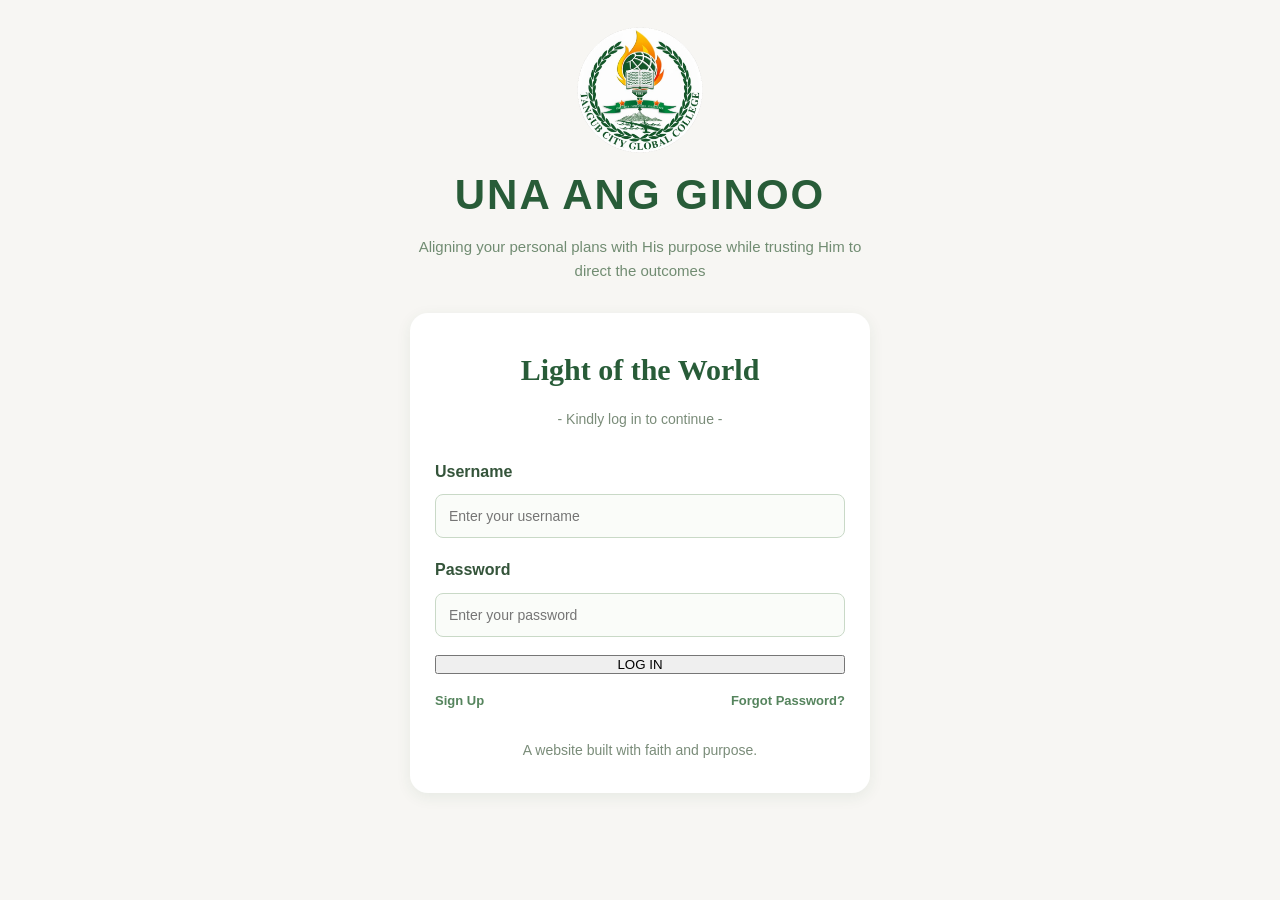
<file: index.html>
<!DOCTYPE html>
<html lang ="en">

<head>
    <meta charset="UTF-8">
    <meta name="viewport" content="width=device-width,initial-scale=1.0">

    <title>Light in the Web: A Value-Centered Webpage Design</title>

    <link rel="stylesheet" href="style.css">
</head>

<body>
    <div class="login-container">
        <div class="logo-container">
            <img src="logo.png" alt="School Logo">
        </div>
        <h1>UNA ANG GINOO</h1>
<p class="tagline">
    Aligning your personal plans
    with His purpose while trusting
    Him to direct the outcomes</p>
    <div class="login-box">

        <h2>Light of the World</h2>
        <p>- Kindly log in to continue -</p>

        <form>
            <label>Username</label>
            <input type="text" placeholder="Enter your username" required>

            <label>Password</label>
            <input type="password" placeholder="Enter your password" required>

            <button type="button" onclick="window.location.href='reflection.html'">LOG IN</button>
            <div class="login-links">
                <a href="signup.html">Sign Up</a>
                <a href="forgot-password.html">Forgot Password?</a>
            </div>

        </form>

        <p class="footer-text">
            A website built with faith and purpose.
        </p>

    </div>
    </div>
    
 
</body>
</html>
</file>
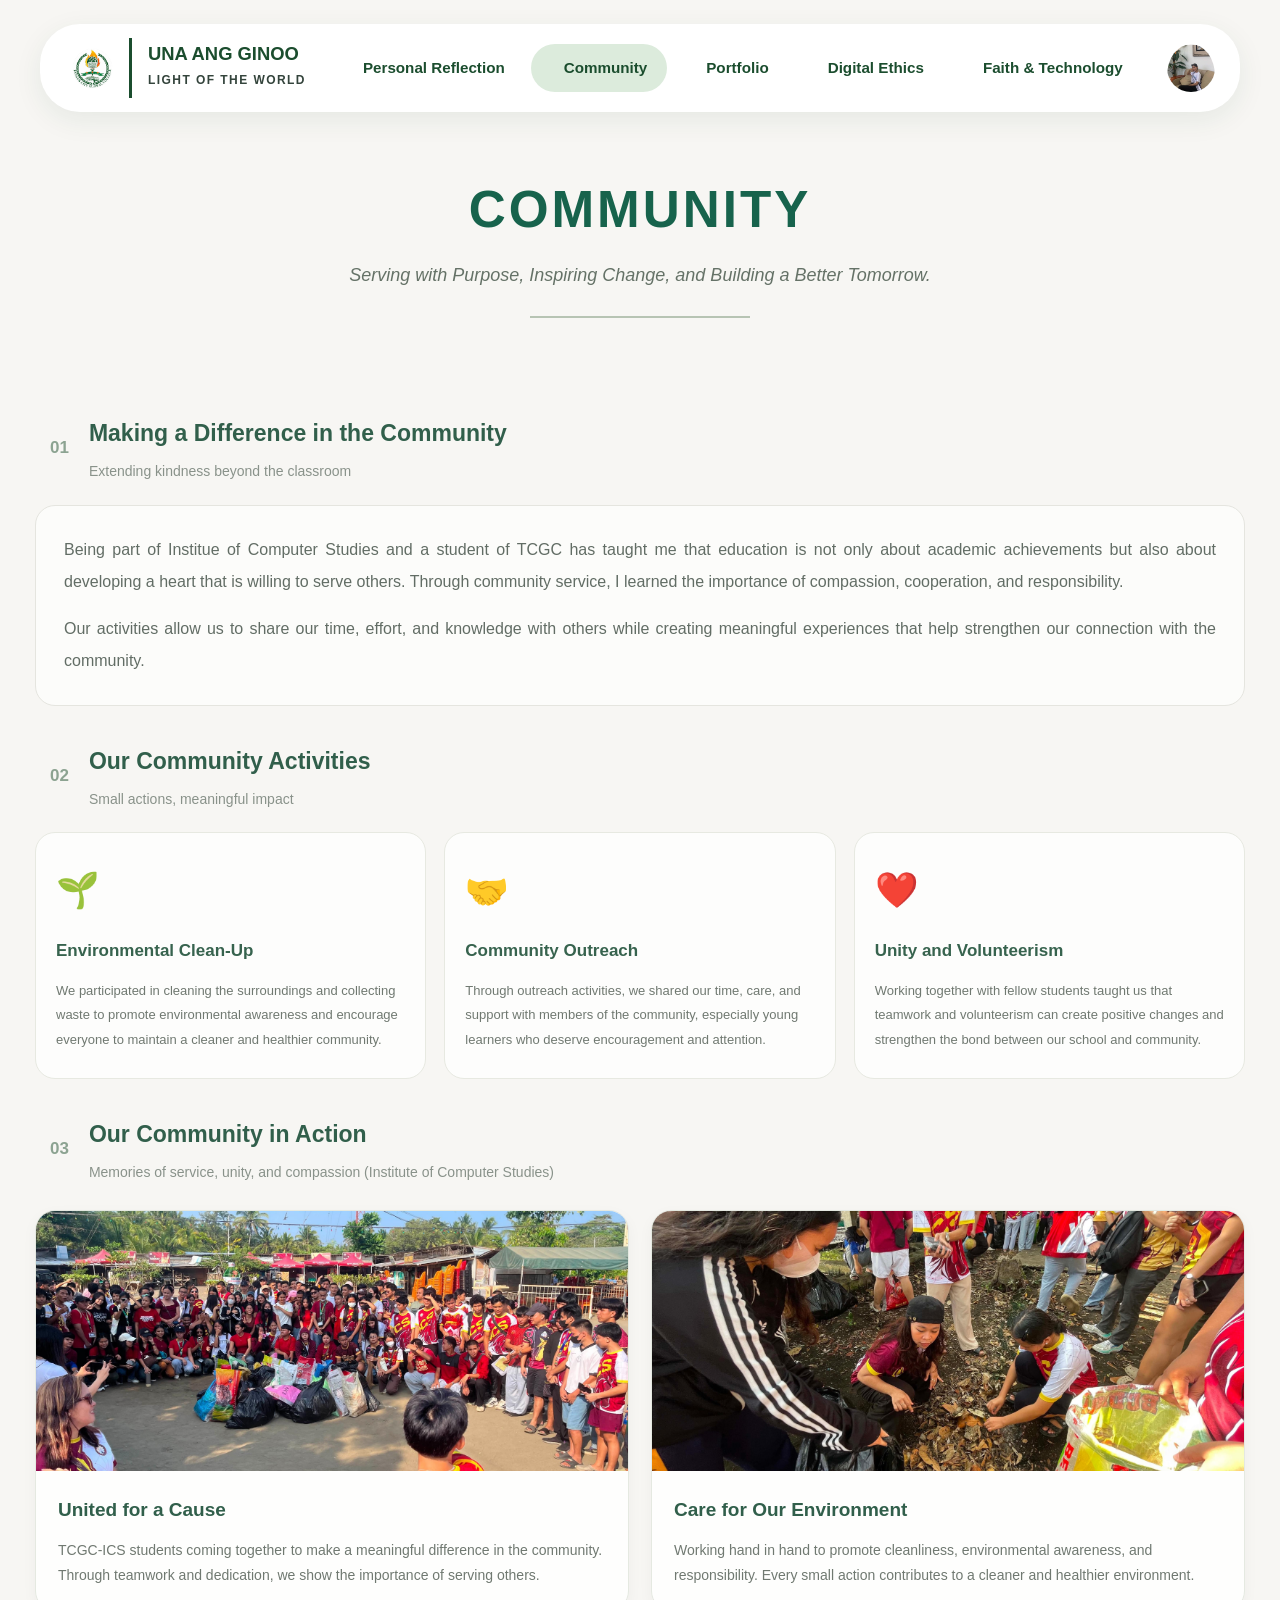
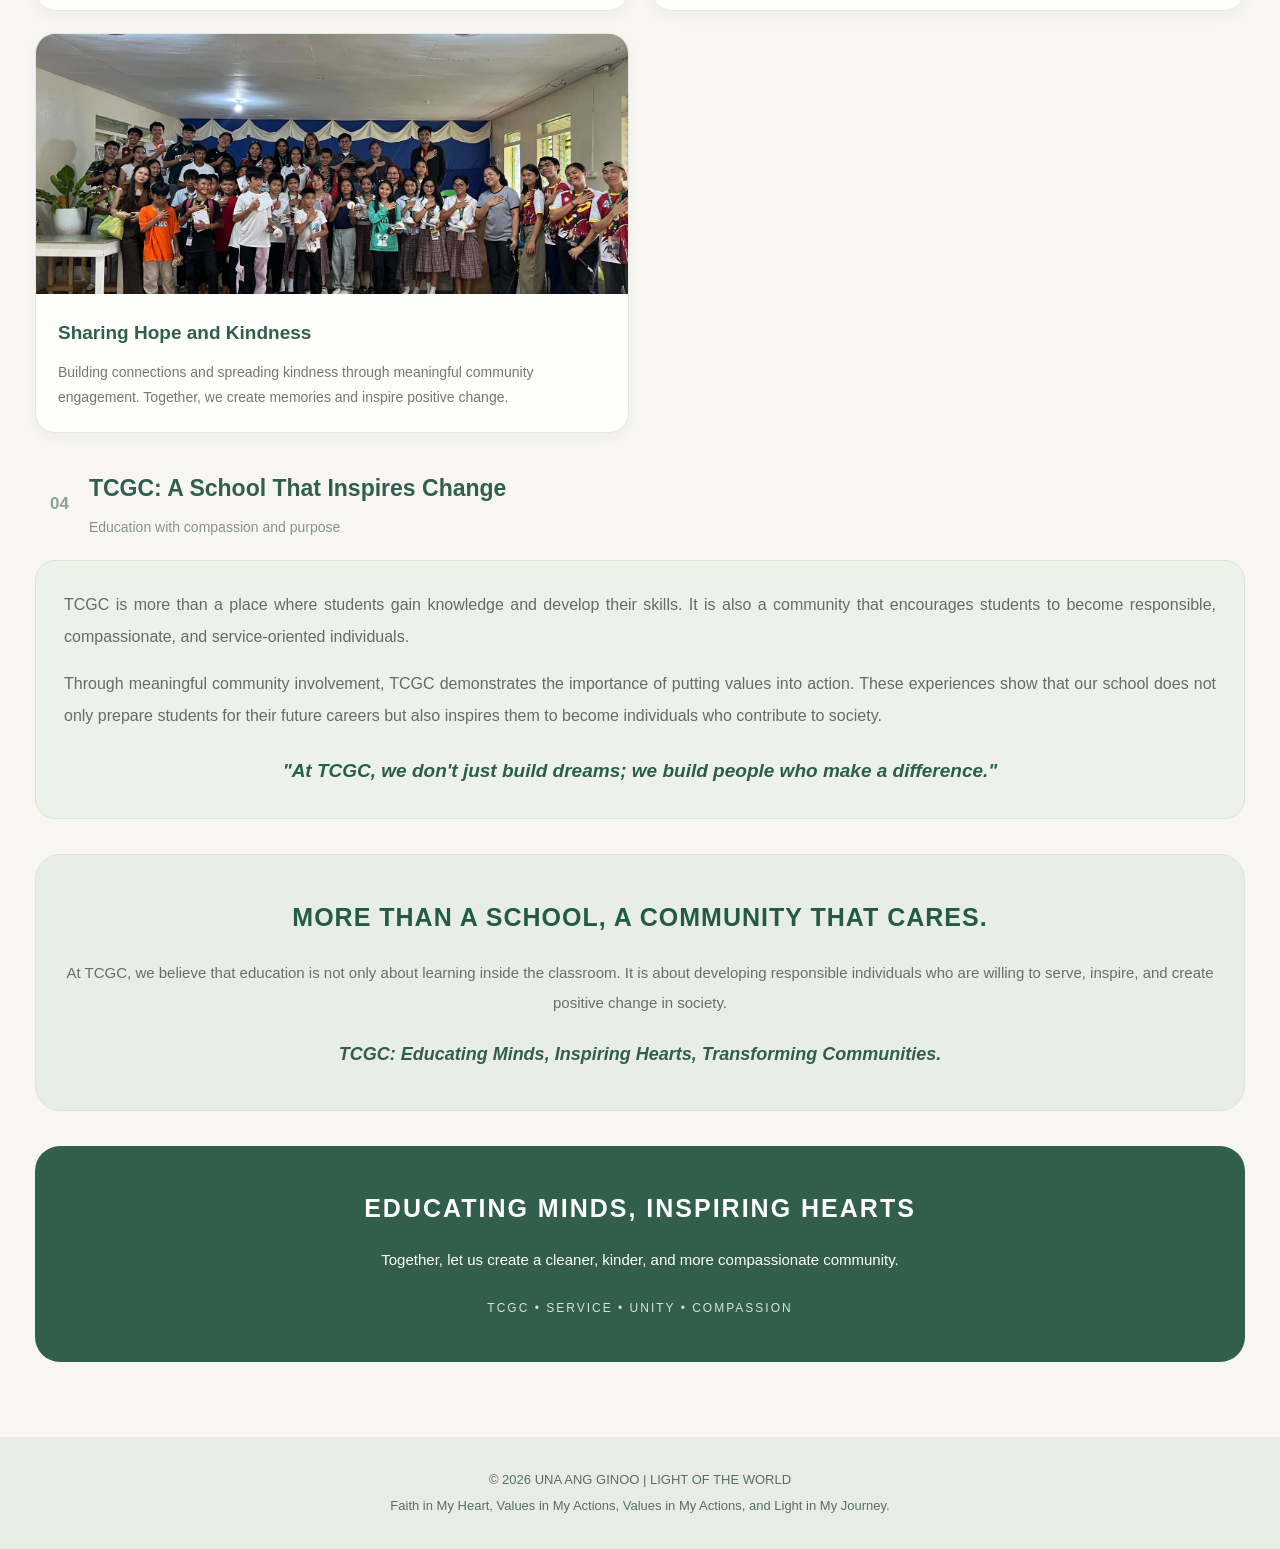
<file: community.html>
<!DOCTYPE html>
<html lang="en">
<head>
    <meta charset="UTF-8">
    <meta name="viewport" content="width=device-width, initial-scale=1.0">
 
    <title>A Heart That Reflects</title>
 
    <link rel="stylesheet" href="style.css">
</head>
 
<body>
 
    <header class="navbar">
 
        <div class="logo">
            <div class="logo-image">
                <img src="logo.png" alt="School Logo">
            </div>
 
            <div class="logo-text">
                <h3>UNA ANG GINOO</h3>
                <span>LIGHT OF THE WORLD</span>
            </div>
        </div>
 
        <nav class="nav-links">
 
            <a href="reflection.html">
                <i class="far fa-file-alt"></i> Personal Reflection
            </a>
 
            <a href="community.html" class="active">
                <i class="fas fa-users"></i> Community
            </a>
 
            <a href="portfolio.html">
                <i class="fas fa-folder"></i> Portfolio
            </a>
 
            <a href="ethics.html">
                <i class="fas fa-scale-balanced"></i> Digital Ethics
            </a>
 
            <a href="faith-tech.html">
                <i class="fas fa-cross"></i> Faith & Technology
            </a>
        </nav>
 
        <div class="profile-icon">
            <img src="jannen.png" alt="My profile">
        </div>
 
    </header>
 
    <main class="container">
 
        <section class="content">
 
            <div class="page-heading">
 
                <h1>COMMUNITY</h1>
 
                <p>
                    Serving with Purpose, Inspiring Change,
                    and Building a Better Tomorrow.
                </p>
 
                <div class="line"></div>
 
            </div>
 
            <div class="section-title">
 
                <span class="number">01</span>
 
                <div>
                    <h2>Making a Difference in the Community</h2>
                    <p>Extending kindness beyond the classroom</p>
                </div>
 
            </div>
 
            <div class="description">
 
                <p>
                    Being part of Institue of Computer Studies and
                    a student of TCGC has taught me that education
                    is not only about academic achievements but
                    also about developing a heart that is willing
                    to serve others. Through community service,
                    I learned the importance of compassion,
                    cooperation, and responsibility.
                </p>
 
                <p>
                    Our activities allow us to share our time,
                    effort, and knowledge with others while
                    creating meaningful experiences that help
                    strengthen our connection with the community.
                </p>
 
            </div>
 
            <div class="section-title">
 
                <span class="number">02</span>
 
                <div>
                    <h2>Our Community Activities</h2>
                    <p>Small actions, meaningful impact</p>
                </div>
 
            </div>
 
            <div class="activity-grid">
 
                <div class="activity-card">
 
                    <div class="activity-icon">🌱</div>
 
                    <h3>Environmental Clean-Up</h3>
 
                    <p>
                        We participated in cleaning the surroundings
                        and collecting waste to promote environmental
                        awareness and encourage everyone to maintain
                        a cleaner and healthier community.
                    </p>
 
                </div>
 
 
                <div class="activity-card">
 
                    <div class="activity-icon">🤝</div>
 
                    <h3>Community Outreach</h3>
 
                    <p>
                        Through outreach activities, we shared
                        our time, care, and support with members
                        of the community, especially young learners
                        who deserve encouragement and attention.
                    </p>
 
                </div>
 
 
                <div class="activity-card">
 
                    <div class="activity-icon">❤️</div>
 
                    <h3>Unity and Volunteerism</h3>
 
                    <p>
                        Working together with fellow students
                        taught us that teamwork and volunteerism
                        can create positive changes and strengthen
                        the bond between our school and community.
                    </p>
 
                </div>
 
            </div>
 

            <div class="section-title">
 
                <span class="number">03</span>
 
                <div>
                    <h2>Our Community in Action</h2>
                    <p>Memories of service, unity, and compassion (Institute of Computer Studies)</p>
                </div>
 
            </div>
 
 
            <div class="gallery-grid">
 
                <div class="gallery-card">
 
                    <img src="picture1.jpg"
                         alt="TCGC students gathered after community service">
 
                    <div class="gallery-info">
 
                        <h3>United for a Cause</h3>
 
                        <p>
                            TCGC-ICS students coming together to make
                            a meaningful difference in the community.
                            Through teamwork and dedication, we
                            show the importance of serving others.
                        </p>
 
                    </div>
 
                </div>
 
                <div class="gallery-card">
 
                    <img src="picture2.jpg"
                         alt="Students participating in environmental clean-up">
 
                    <div class="gallery-info">
 
                        <h3>Care for Our Environment</h3>
 
                        <p>
                            Working hand in hand to promote cleanliness,
                            environmental awareness, and responsibility.
                            Every small action contributes to a cleaner
                            and healthier environment.
                        </p>
 
                    </div>
 
                </div>
 

                <div class="gallery-card">
 
                    <img src="picture3.jpg"
                         alt="TCGC students and community members during outreach">
 
                    <div class="gallery-info">
 
                        <h3>Sharing Hope and Kindness</h3>
 
                        <p>
                            Building connections and spreading kindness
                            through meaningful community engagement.
                            Together, we create memories and inspire
                            positive change.
                        </p>
 
                    </div>
 
                </div>
 
            </div>
 
            <div class="section-title">
 
                <span class="number">04</span>
 
                <div>
                    <h2>TCGC: A School That Inspires Change</h2>
                    <p>Education with compassion and purpose</p>
                </div>
 
            </div>
 
 
            <div class="description highlight">
 
                <p>
                    TCGC is more than a place where students gain
                    knowledge and develop their skills. It is also
                    a community that encourages students to become
                    responsible, compassionate, and service-oriented
                    individuals.
                </p>
 
                <p>
                    Through meaningful community involvement,
                    TCGC demonstrates the importance of putting
                    values into action. These experiences show
                    that our school does not only prepare students
                    for their future careers but also inspires them
                    to become individuals who contribute to society.
                </p>
 
                <h3>
                    "At TCGC, we don't just build dreams;
                    we build people who make a difference."
                </h3>
 
            </div>
 
            <div class="school-advocacy">
 
                <h2>
                    MORE THAN A SCHOOL,
                    A COMMUNITY THAT CARES.
                </h2>
 
                <p>
                    At TCGC, we believe that education is not only
                    about learning inside the classroom. It is about
                    developing responsible individuals who are
                    willing to serve, inspire, and create positive
                    change in society.
                </p>
 
                <h3>
                    TCGC: Educating Minds, Inspiring Hearts,
                    Transforming Communities.
                </h3>
 
            </div>

            <div class="advocacy">
 
                <h2>EDUCATING MINDS, INSPIRING HEARTS</h2>
 
                <p>
                    Together, let us create a cleaner, kinder,
                    and more compassionate community.
                </p>
 
                <span>
                    TCGC • SERVICE • UNITY • COMPASSION
                </span>
 
            </div>
 
        </section>
 
    </main>
 
    <footer>
 
        © 2026 UNA ANG GINOO | LIGHT OF THE WORLD
 
        <p>
            Faith in My Heart, Values in My Actions, Values in My Actions,
            and Light in My Journey.
        </p>
    </footer>
</body>
</html>
</file>
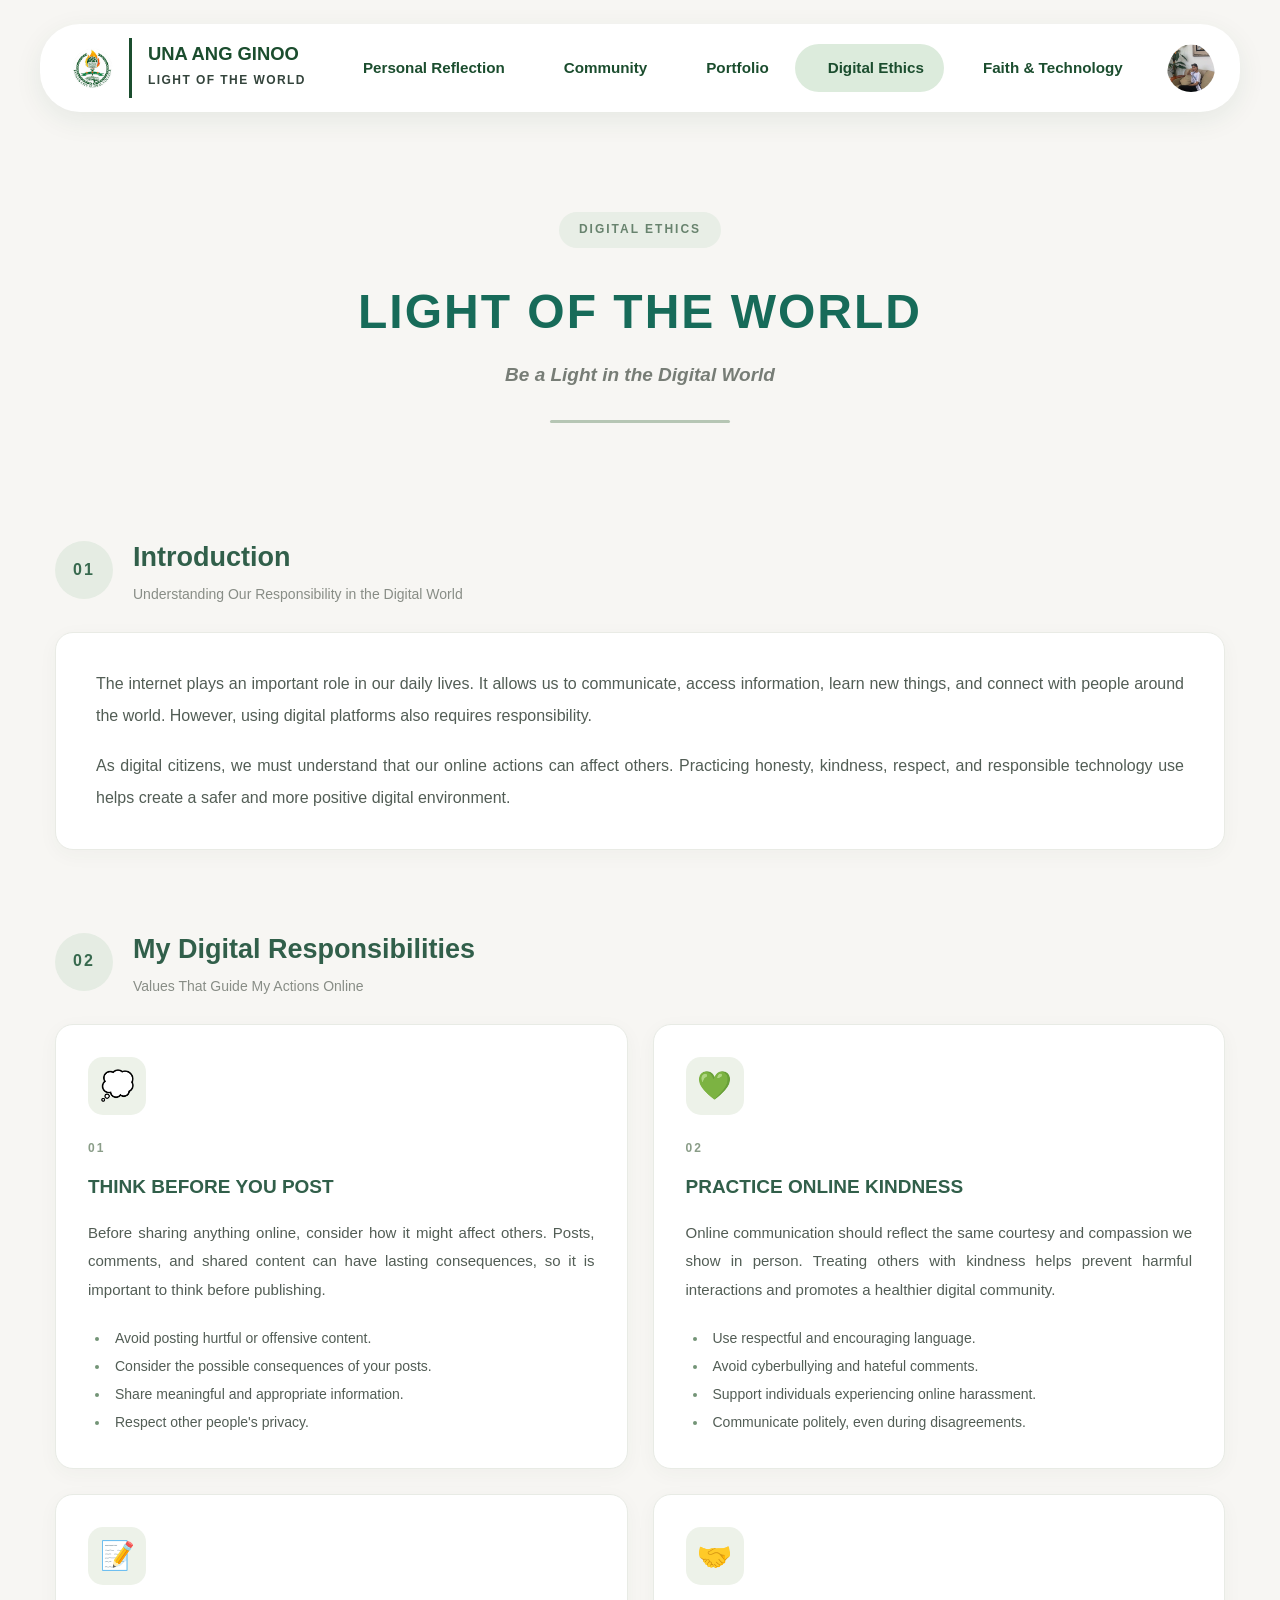
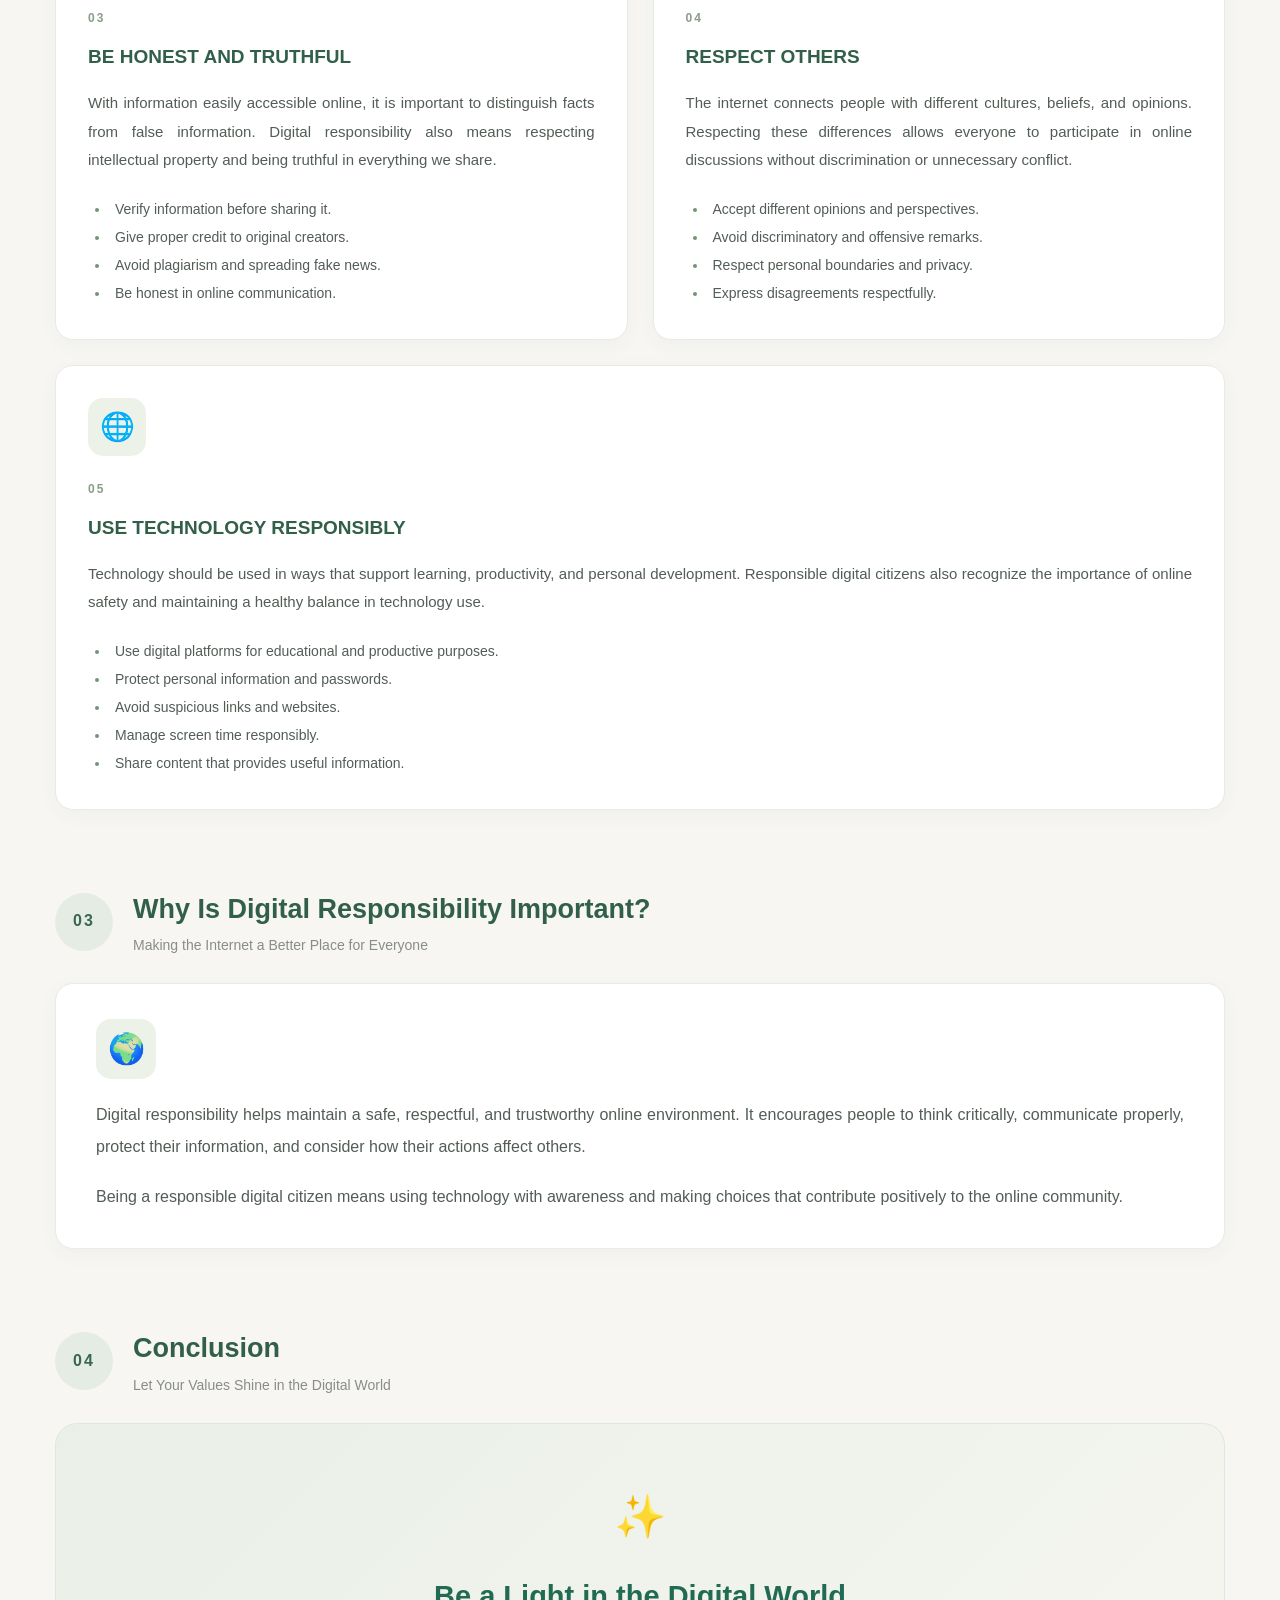
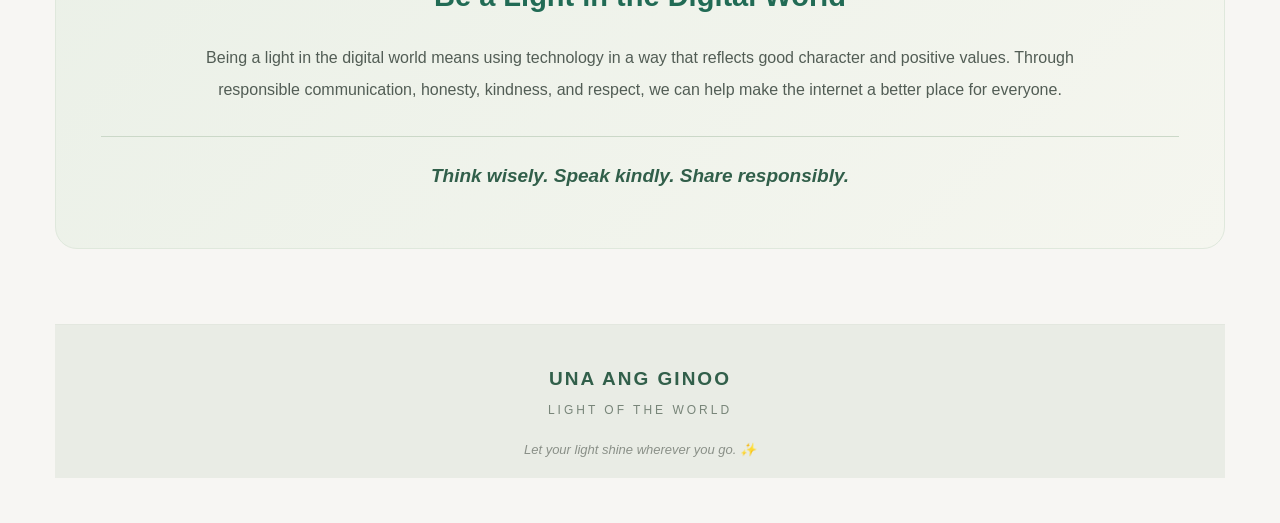
<file: ethics.html>
<!DOCTYPE html>
<html lang="en">
<head>
    <meta charset="UTF-8">
    <meta name="viewport" content="width=device-width, initial-scale=1.0">
 
    <title>A Heart That Reflects</title>
 
    <link rel="stylesheet" href="style.css">
</head>
 
<body>
 
    <header class="navbar">
 
        <div class="logo">
            <div class="logo-image">
                <img src="logo.png" alt="School Logo">
            </div>
 
            <div class="logo-text">
                <h3>UNA ANG GINOO</h3>
                <span>LIGHT OF THE WORLD</span>
            </div>
        </div>
 
        <nav class="nav-links">
 
            <a href="reflection.html">
                <i class="far fa-file-alt"></i> Personal Reflection
            </a>
 
            <a href="community.html">
                <i class="fas fa-users"></i> Community
            </a>
 
            <a href="portfolio.html">
                <i class="fas fa-folder"></i> Portfolio
            </a>
 
            <a href="ethics.html" class="active">
                <i class="fas fa-scale-balanced"></i> Digital Ethics
            </a>
 
            <a href="faith-tech.html">
                <i class="fas fa-cross"></i> Faith & Technology
            </a>
        </nav>
 
        <div class="profile-icon">
            <img src="jannen.png" alt="My profile">
        </div>
 
    </header>

     
 
<main class="ethics-container">
 
    <!-- PAGE HEADER -->
    <section class="page-header">
        <span class="section-label">DIGITAL ETHICS</span>
        <h1>LIGHT OF THE WORLD</h1>
        <p class="subtitle">
            Be a Light in the Digital World
        </p>
        <div class="header-line"></div>
    </section>
 
    <!-- INTRODUCTION -->
    <section class="introduction">
        <div class="section-heading">
            <span class="section-number">01</span>
            <div>
                <h2>Introduction</h2>
                <p>Understanding Our Responsibility in the Digital World</p>
            </div>
        </div>
 
        <div class="content-box">
            <p>
                The internet plays an important role in our daily lives.
                It allows us to communicate, access information, learn new
                things, and connect with people around the world. However,
                using digital platforms also requires responsibility.
            </p>
 
            <p>
                As digital citizens, we must understand that our online
                actions can affect others. Practicing honesty, kindness,
                respect, and responsible technology use helps create a
                safer and more positive digital environment.
            </p>
        </div>
    </section>
 
    <!-- DIGITAL RESPONSIBILITIES -->
    <section class="responsibilities">
 
        <div class="section-heading main-heading">
            <span class="section-number">02</span>
            <div>
                <h2>My Digital Responsibilities</h2>
                <p>Values That Guide My Actions Online</p>
            </div>
        </div>
 
        <div class="ethics-grid">
 
            <!-- CARD 1 -->
            <article class="ethics-card">
                <div class="card-icon">💭</div>
                <span class="card-number">01</span>
                <h3>THINK BEFORE YOU POST</h3>
 
                <p>
                    Before sharing anything online, consider how it might
                    affect others. Posts, comments, and shared content
                    can have lasting consequences, so it is important
                    to think before publishing.
                </p>
 
                <ul>
                    <li>Avoid posting hurtful or offensive content.</li>
                    <li>Consider the possible consequences of your posts.</li>
                    <li>Share meaningful and appropriate information.</li>
                    <li>Respect other people's privacy.</li>
                </ul>
            </article>
 
            <!-- CARD 2 -->
            <article class="ethics-card">
                <div class="card-icon">💚</div>
                <span class="card-number">02</span>
                <h3>PRACTICE ONLINE KINDNESS</h3>
 
                <p>
                    Online communication should reflect the same courtesy
                    and compassion we show in person. Treating others with
                    kindness helps prevent harmful interactions and
                    promotes a healthier digital community.
                </p>
 
                <ul>
                    <li>Use respectful and encouraging language.</li>
                    <li>Avoid cyberbullying and hateful comments.</li>
                    <li>Support individuals experiencing online harassment.</li>
                    <li>Communicate politely, even during disagreements.</li>
                </ul>
            </article>
 
            <!-- CARD 3 -->
            <article class="ethics-card">
                <div class="card-icon">📝</div>
                <span class="card-number">03</span>
                <h3>BE HONEST AND TRUTHFUL</h3>
 
                <p>
                    With information easily accessible online, it is
                    important to distinguish facts from false information.
                    Digital responsibility also means respecting
                    intellectual property and being truthful in everything
                    we share.
                </p>
 
                <ul>
                    <li>Verify information before sharing it.</li>
                    <li>Give proper credit to original creators.</li>
                    <li>Avoid plagiarism and spreading fake news.</li>
                    <li>Be honest in online communication.</li>
                </ul>
            </article>
 
            <!-- CARD 4 -->
            <article class="ethics-card">
                <div class="card-icon">🤝</div>
                <span class="card-number">04</span>
                <h3>RESPECT OTHERS</h3>
 
                <p>
                    The internet connects people with different cultures,
                    beliefs, and opinions. Respecting these differences
                    allows everyone to participate in online discussions
                    without discrimination or unnecessary conflict.
                </p>
 
                <ul>
                    <li>Accept different opinions and perspectives.</li>
                    <li>Avoid discriminatory and offensive remarks.</li>
                    <li>Respect personal boundaries and privacy.</li>
                    <li>Express disagreements respectfully.</li>
                </ul>
            </article>
 
            <!-- CARD 5 -->
            <article class="ethics-card wide-card">
                <div class="card-icon">🌐</div>
                <span class="card-number">05</span>
                <h3>USE TECHNOLOGY RESPONSIBLY</h3>
 
                <p>
                    Technology should be used in ways that support learning,
                    productivity, and personal development. Responsible
                    digital citizens also recognize the importance of
                    online safety and maintaining a healthy balance
                    in technology use.
                </p>
 
                <ul>
                    <li>Use digital platforms for educational and productive purposes.</li>
                    <li>Protect personal information and passwords.</li>
                    <li>Avoid suspicious links and websites.</li>
                    <li>Manage screen time responsibly.</li>
                    <li>Share content that provides useful information.</li>
                </ul>
            </article>
 
        </div>
    </section>
 
    <!-- WHY DIGITAL RESPONSIBILITY MATTERS -->
    <section class="importance-section">
 
        <div class="section-heading">
            <span class="section-number">03</span>
            <div>
                <h2>Why Is Digital Responsibility Important?</h2>
                <p>Making the Internet a Better Place for Everyone</p>
            </div>
        </div>
 
        <div class="content-box importance-box">
            <div class="importance-icon">🌍</div>
 
            <p>
                Digital responsibility helps maintain a safe, respectful,
                and trustworthy online environment. It encourages people
                to think critically, communicate properly, protect their
                information, and consider how their actions affect others.
            </p>
 
            <p>
                Being a responsible digital citizen means using technology
                with awareness and making choices that contribute
                positively to the online community.
            </p>
        </div>
 
    </section>
 
    <!-- CONCLUSION -->
    <section class="conclusion-section">
 
        <div class="section-heading">
            <span class="section-number">04</span>
            <div>
                <h2>Conclusion</h2>
                <p>Let Your Values Shine in the Digital World</p>
            </div>
        </div>
 
        <div class="conclusion-box">
            <div class="conclusion-icon">✨</div>
 
            <h2>Be a Light in the Digital World</h2>
 
            <p>
                Being a light in the digital world means using technology
                in a way that reflects good character and positive values.
                Through responsible communication, honesty, kindness,
                and respect, we can help make the internet a better
                place for everyone.
            </p>
 
            <div class="closing-quote">
                Think wisely. Speak kindly. Share responsibly.
            </div>
        </div>
 
    </section>
 
    <!-- FOOTER -->
    <footer class="ethics-footer">
        <h3>UNA ANG GINOO</h3>
        <p>LIGHT OF THE WORLD</p>
        <span>Let your light shine wherever you go. ✨</span>
    </footer>
 
</main>
 
</body>
</html>
</file>
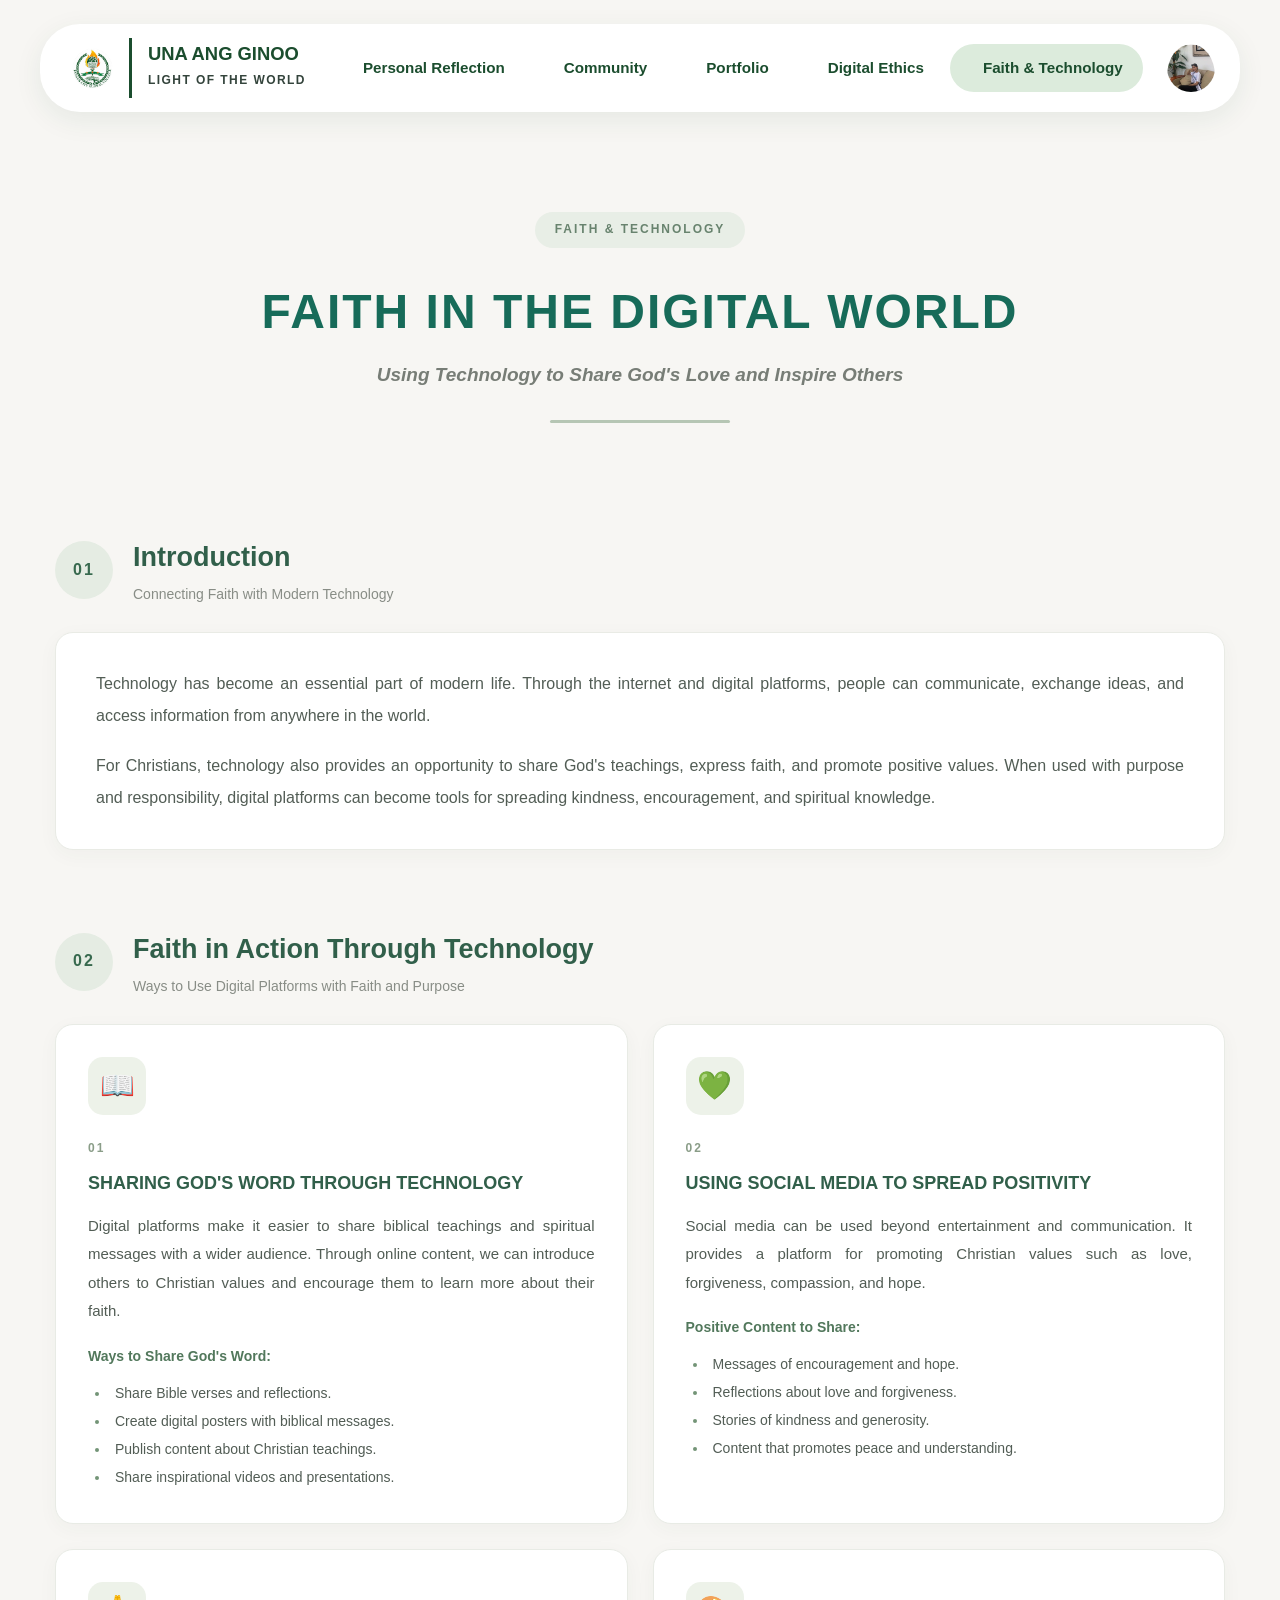
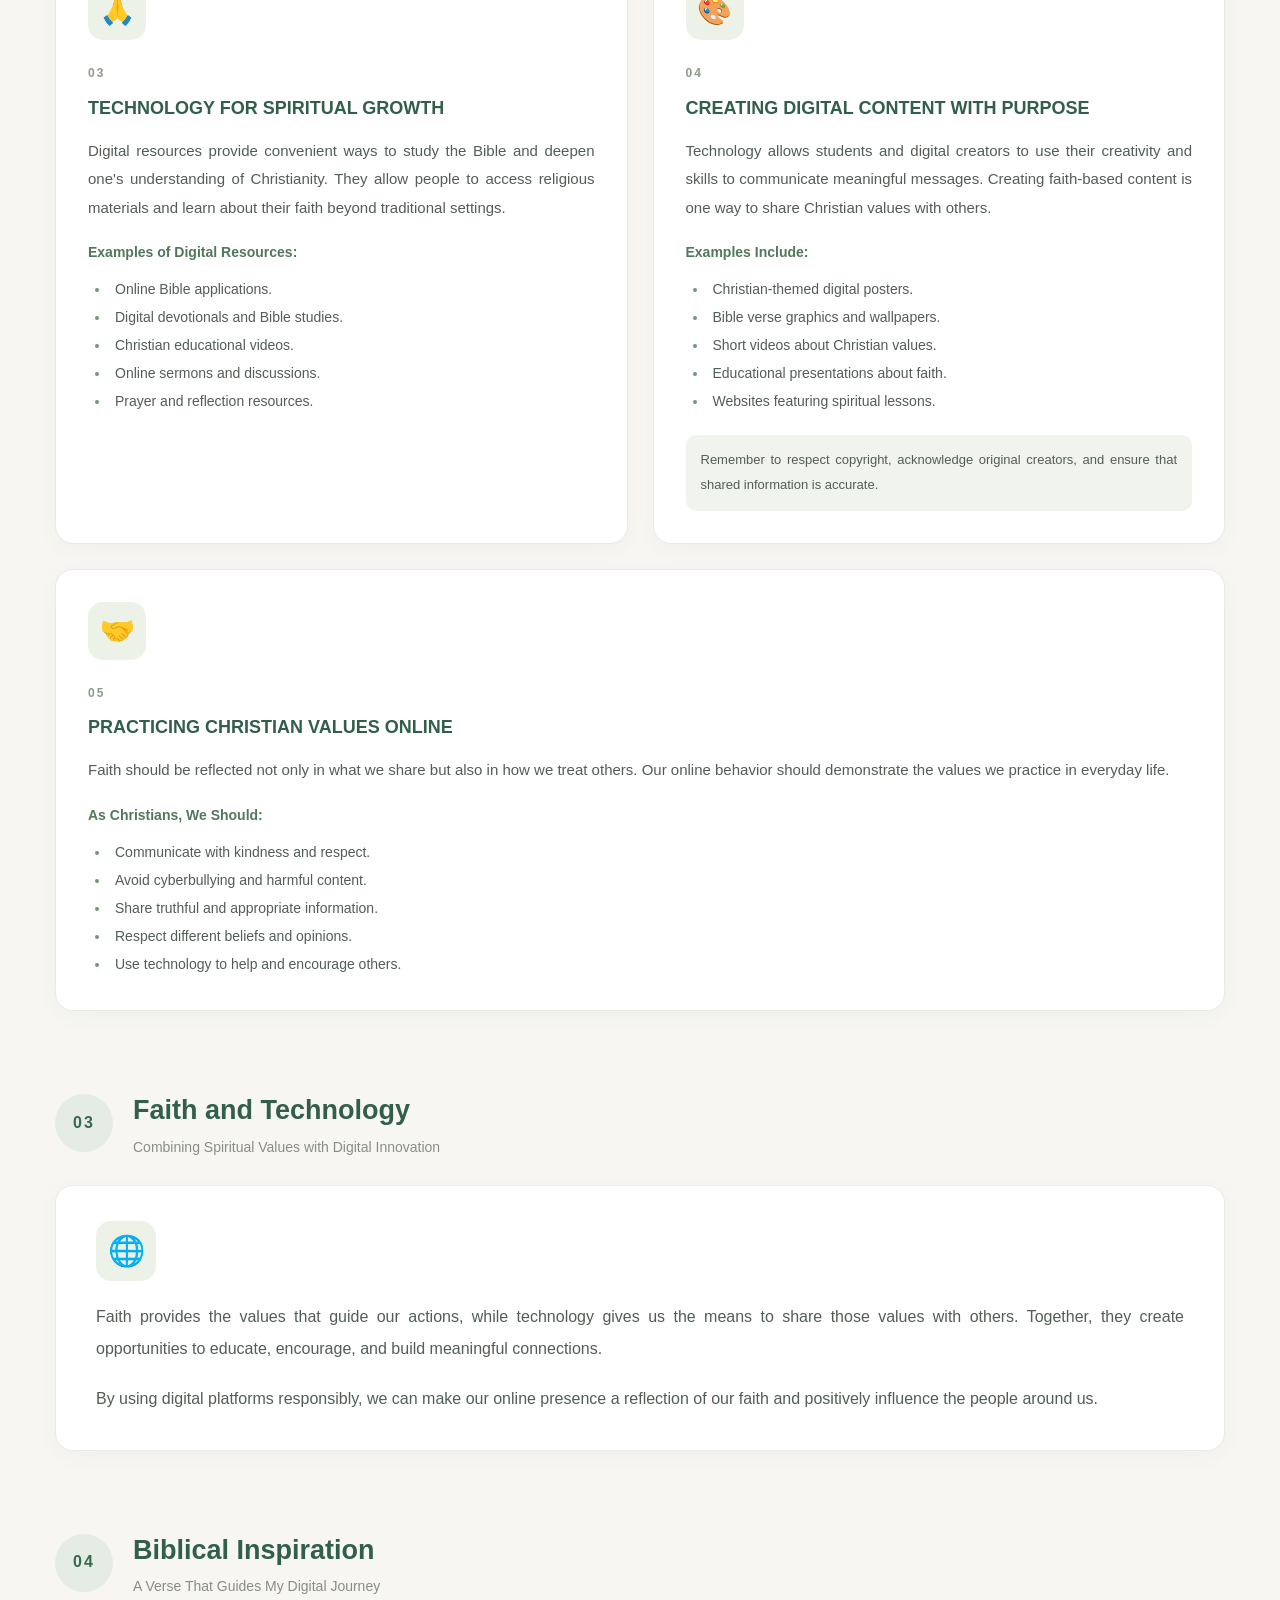
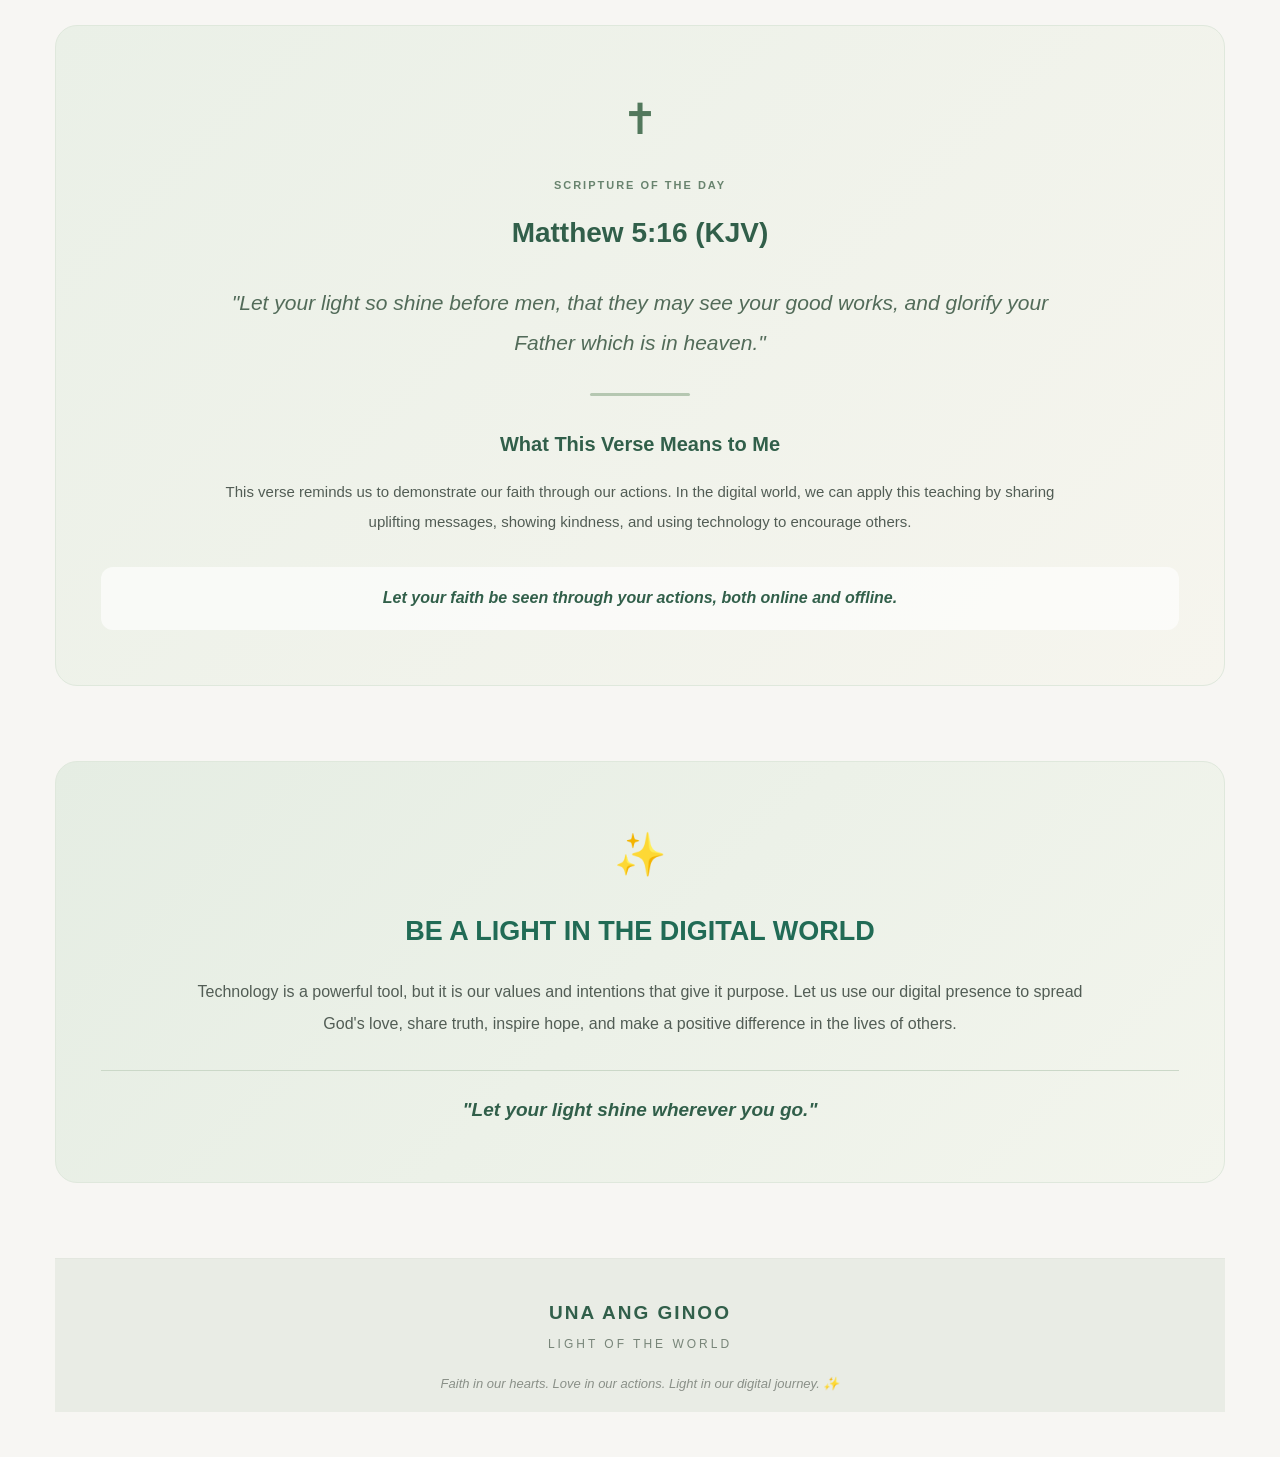
<file: faith-tech.html>
<!DOCTYPE html>
<html lang="en">
<head>
    <meta charset="UTF-8">
    <meta name="viewport" content="width=device-width, initial-scale=1.0">
 
    <title>A Heart That Reflects</title>

    <link rel="stylesheet" href="style.css">
</head>
 
<body>
 
    <header class="navbar">
 
        <div class="logo">
            <div class="logo-image">
                <img src="logo.png" alt="School Logo">
            </div>
 
            <div class="logo-text">
                <h3>UNA ANG GINOO</h3>
                <span>LIGHT OF THE WORLD</span>
            </div>
        </div>
 
        <nav class="nav-links">
 
            <a href="reflection.html">
                <i class="far fa-file-alt"></i> Personal Reflection
            </a>
 
            <a href="community.html">
                <i class="fas fa-users"></i> Community
            </a>
 
            <a href="portfolio.html">
                <i class="fas fa-folder"></i> Portfolio
            </a>
 
            <a href="ethics.html">
                <i class="fas fa-scale-balanced"></i> Digital Ethics
            </a>
 
            <a href="faith-tech.html" class="active">
                <i class="fas fa-cross"></i> Faith & Technology
            </a>
        </nav>
 
        <div class="profile-icon">
            <img src="jannen.png" alt="My profile">
        </div>
 
    </header>

<main class="faith-container">
 
    <section class="page-header">
        <span class="section-label">FAITH & TECHNOLOGY</span>
 
        <h1>FAITH IN THE DIGITAL WORLD</h1>
 
        <p class="subtitle">
            Using Technology to Share God's Love and Inspire Others
        </p>
 
        <div class="header-line"></div>
    </section>
 
    <section class="introduction">
 
        <div class="section-heading">
            <span class="section-number">01</span>
 
            <div>
                <h2>Introduction</h2>
                <p>Connecting Faith with Modern Technology</p>
            </div>
        </div>
 
        <div class="content-box">
 
            <p>
                Technology has become an essential part of modern life.
                Through the internet and digital platforms, people can
                communicate, exchange ideas, and access information from
                anywhere in the world.
            </p>
 
            <p>
                For Christians, technology also provides an opportunity
                to share God's teachings, express faith, and promote
                positive values. When used with purpose and responsibility,
                digital platforms can become tools for spreading kindness,
                encouragement, and spiritual knowledge.
            </p>
 
        </div>
 
    </section>
 
    <section class="faith-practices">
 
        <div class="section-heading">
            <span class="section-number">02</span>
 
            <div>
                <h2>Faith in Action Through Technology</h2>
                <p>Ways to Use Digital Platforms with Faith and Purpose</p>
            </div>
        </div>
 
 
        <div class="faith-grid">
 
 
            <article class="faith-card">
 
                <div class="card-icon">📖</div>
 
                <span class="card-number">01</span>
 
                <h3>SHARING GOD'S WORD THROUGH TECHNOLOGY</h3>
 
                <p>
                    Digital platforms make it easier to share biblical
                    teachings and spiritual messages with a wider audience.
                    Through online content, we can introduce others to
                    Christian values and encourage them to learn more
                    about their faith.
                </p>
 
                <h4>Ways to Share God's Word:</h4>
 
                <ul>
                    <li>Share Bible verses and reflections.</li>
                    <li>Create digital posters with biblical messages.</li>
                    <li>Publish content about Christian teachings.</li>
                    <li>Share inspirational videos and presentations.</li>
                </ul>
 
            </article>
 
            <article class="faith-card">
 
                <div class="card-icon">💚</div>
 
                <span class="card-number">02</span>
 
                <h3>USING SOCIAL MEDIA TO SPREAD POSITIVITY</h3>
 
                <p>
                    Social media can be used beyond entertainment and
                    communication. It provides a platform for promoting
                    Christian values such as love, forgiveness,
                    compassion, and hope.
                </p>
 
                <h4>Positive Content to Share:</h4>
 
                <ul>
                    <li>Messages of encouragement and hope.</li>
                    <li>Reflections about love and forgiveness.</li>
                    <li>Stories of kindness and generosity.</li>
                    <li>Content that promotes peace and understanding.</li>
                </ul>
 
            </article>
 
            <article class="faith-card">
 
                <div class="card-icon">🙏</div>
 
                <span class="card-number">03</span>
 
                <h3>TECHNOLOGY FOR SPIRITUAL GROWTH</h3>
 
                <p>
                    Digital resources provide convenient ways to study
                    the Bible and deepen one's understanding of Christianity.
                    They allow people to access religious materials and
                    learn about their faith beyond traditional settings.
                </p>
 
                <h4>Examples of Digital Resources:</h4>
 
                <ul>
                    <li>Online Bible applications.</li>
                    <li>Digital devotionals and Bible studies.</li>
                    <li>Christian educational videos.</li>
                    <li>Online sermons and discussions.</li>
                    <li>Prayer and reflection resources.</li>
                </ul>
 
            </article>
 
            <article class="faith-card">
 
                <div class="card-icon">🎨</div>
 
                <span class="card-number">04</span>
 
                <h3>CREATING DIGITAL CONTENT WITH PURPOSE</h3>
 
                <p>
                    Technology allows students and digital creators
                    to use their creativity and skills to communicate
                    meaningful messages. Creating faith-based content
                    is one way to share Christian values with others.
                </p>
 
                <h4>Examples Include:</h4>
 
                <ul>
                    <li>Christian-themed digital posters.</li>
                    <li>Bible verse graphics and wallpapers.</li>
                    <li>Short videos about Christian values.</li>
                    <li>Educational presentations about faith.</li>
                    <li>Websites featuring spiritual lessons.</li>
                </ul>
 
                <p class="card-note">
                    Remember to respect copyright, acknowledge original
                    creators, and ensure that shared information is accurate.
                </p>
 
            </article>

            <article class="faith-card wide-card">
 
                <div class="card-icon">🤝</div>
 
                <span class="card-number">05</span>
 
                <h3>PRACTICING CHRISTIAN VALUES ONLINE</h3>
 
                <p>
                    Faith should be reflected not only in what we share
                    but also in how we treat others. Our online behavior
                    should demonstrate the values we practice in
                    everyday life.
                </p>
 
                <h4>As Christians, We Should:</h4>
 
                <ul>
                    <li>Communicate with kindness and respect.</li>
                    <li>Avoid cyberbullying and harmful content.</li>
                    <li>Share truthful and appropriate information.</li>
                    <li>Respect different beliefs and opinions.</li>
                    <li>Use technology to help and encourage others.</li>
                </ul>
 
            </article>
 
 
        </div>
 
    </section>
 
    <section class="faith-technology">
 
        <div class="section-heading">
 
            <span class="section-number">03</span>
 
            <div>
                <h2>Faith and Technology</h2>
                <p>Combining Spiritual Values with Digital Innovation</p>
            </div>
 
        </div>
 
        <div class="content-box technology-box">
 
            <div class="technology-icon">🌐</div>
 
            <p>
                Faith provides the values that guide our actions, while
                technology gives us the means to share those values
                with others. Together, they create opportunities to
                educate, encourage, and build meaningful connections.
            </p>
 
            <p>
                By using digital platforms responsibly, we can make
                our online presence a reflection of our faith and
                positively influence the people around us.
            </p>
 
        </div>
 
    </section>
 
    <section class="bible-section">
 
        <div class="section-heading">
 
            <span class="section-number">04</span>
 
            <div>
                <h2>Biblical Inspiration</h2>
                <p>A Verse That Guides My Digital Journey</p>
            </div>
 
        </div>
 
 
        <div class="bible-card">
 
            <div class="bible-icon">✝</div>
 
            <span class="bible-label">SCRIPTURE OF THE DAY</span>
 
            <h2>Matthew 5:16 (KJV)</h2>
 
            <blockquote>
                "Let your light so shine before men, that they may
                see your good works, and glorify your Father which
                is in heaven."
            </blockquote>
 
            <div class="bible-divider"></div>
 
            <h3>What This Verse Means to Me</h3>
 
            <p>
                This verse reminds us to demonstrate our faith through
                our actions. In the digital world, we can apply this
                teaching by sharing uplifting messages, showing kindness,
                and using technology to encourage others.
            </p>
 
            <div class="bible-message">
                Let your faith be seen through your actions,
                both online and offline.
            </div>
 
        </div>
 
    </section>
 
    <section class="closing-section">
 
        <div class="closing-box">
 
            <div class="closing-icon">✨</div>
 
            <h2>BE A LIGHT IN THE DIGITAL WORLD</h2>
 
            <p>
                Technology is a powerful tool, but it is our values
                and intentions that give it purpose. Let us use our
                digital presence to spread God's love, share truth,
                inspire hope, and make a positive difference in the lives
                of others.
            </p>
 
            <div class="closing-quote">
                "Let your light shine wherever you go."
            </div>
 
        </div>
 
    </section>
 
    <footer class="faith-footer">
 
        <h3>UNA ANG GINOO</h3>
 
        <p>LIGHT OF THE WORLD</p>
 
        <span>
            Faith in our hearts. Love in our actions.
            Light in our digital journey. ✨
        </span>
 
    </footer>
 
 
</main>
 
</body>
</html>
</file>
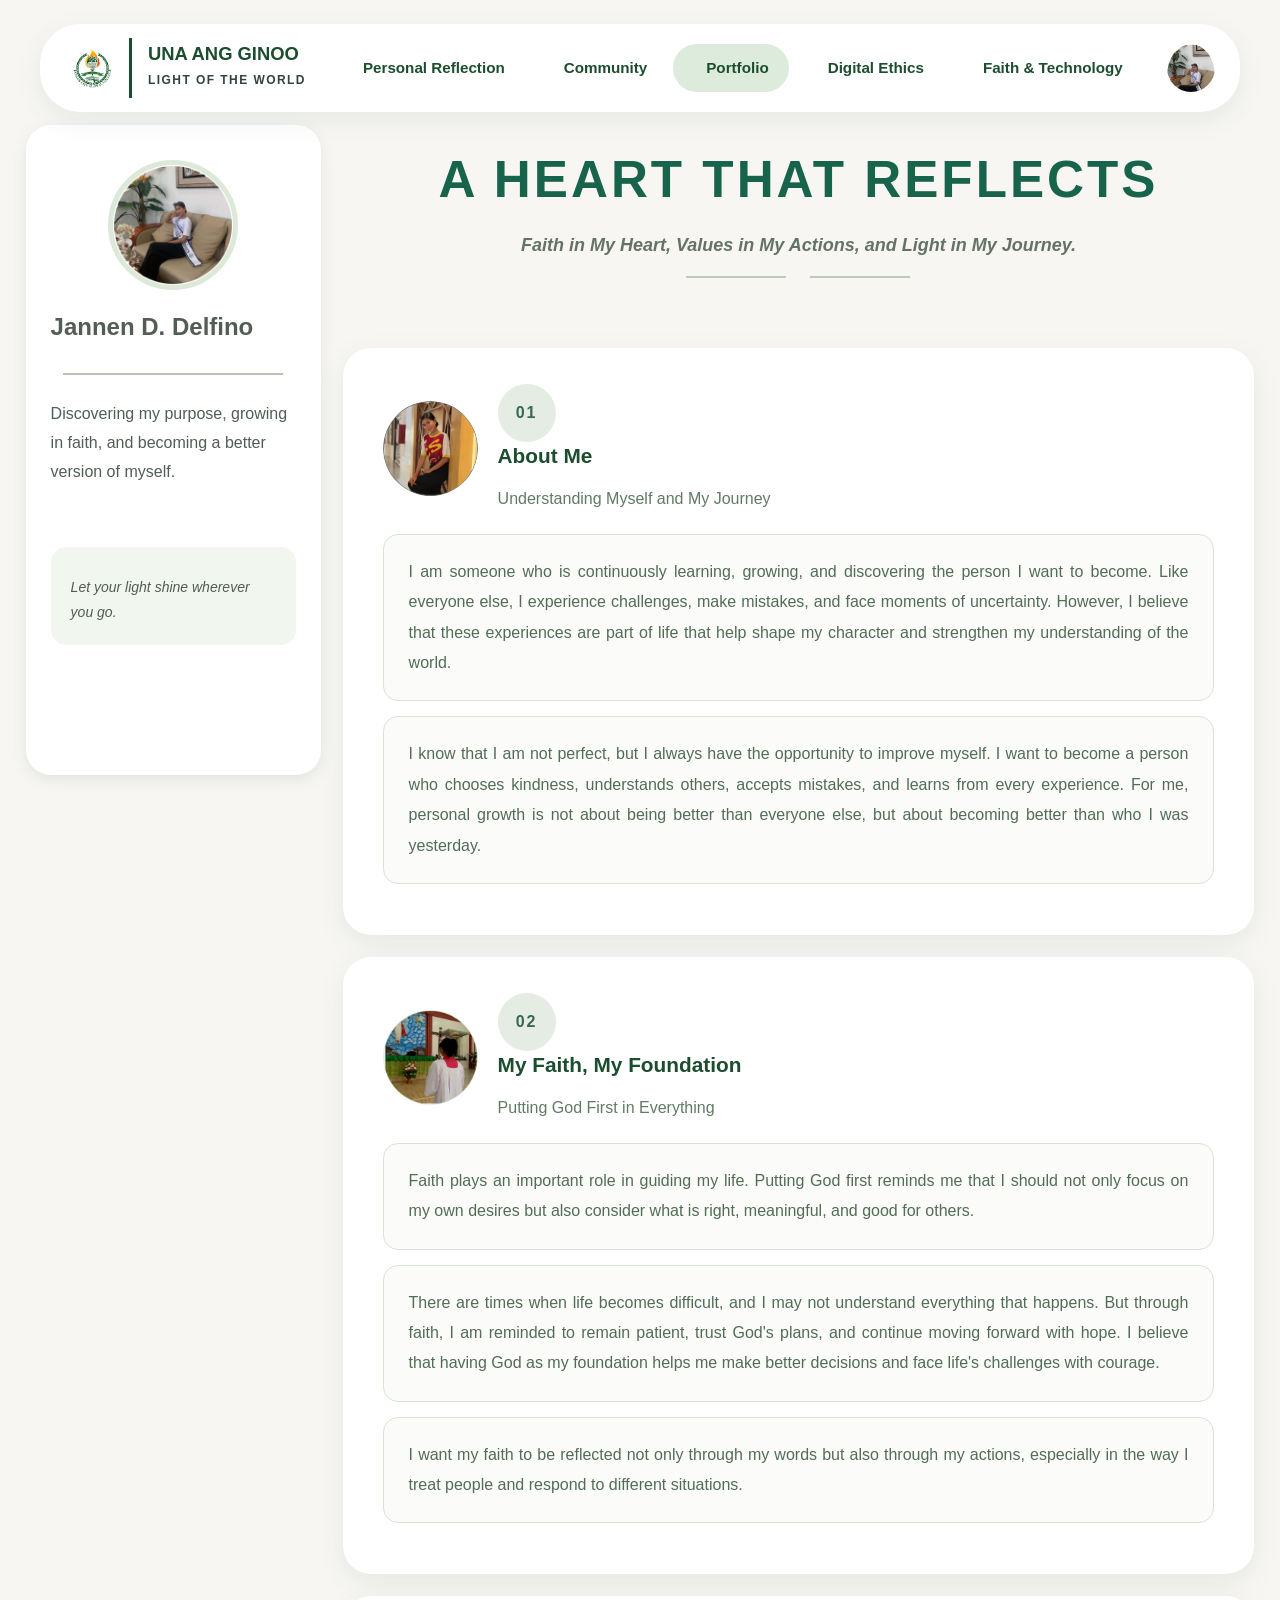
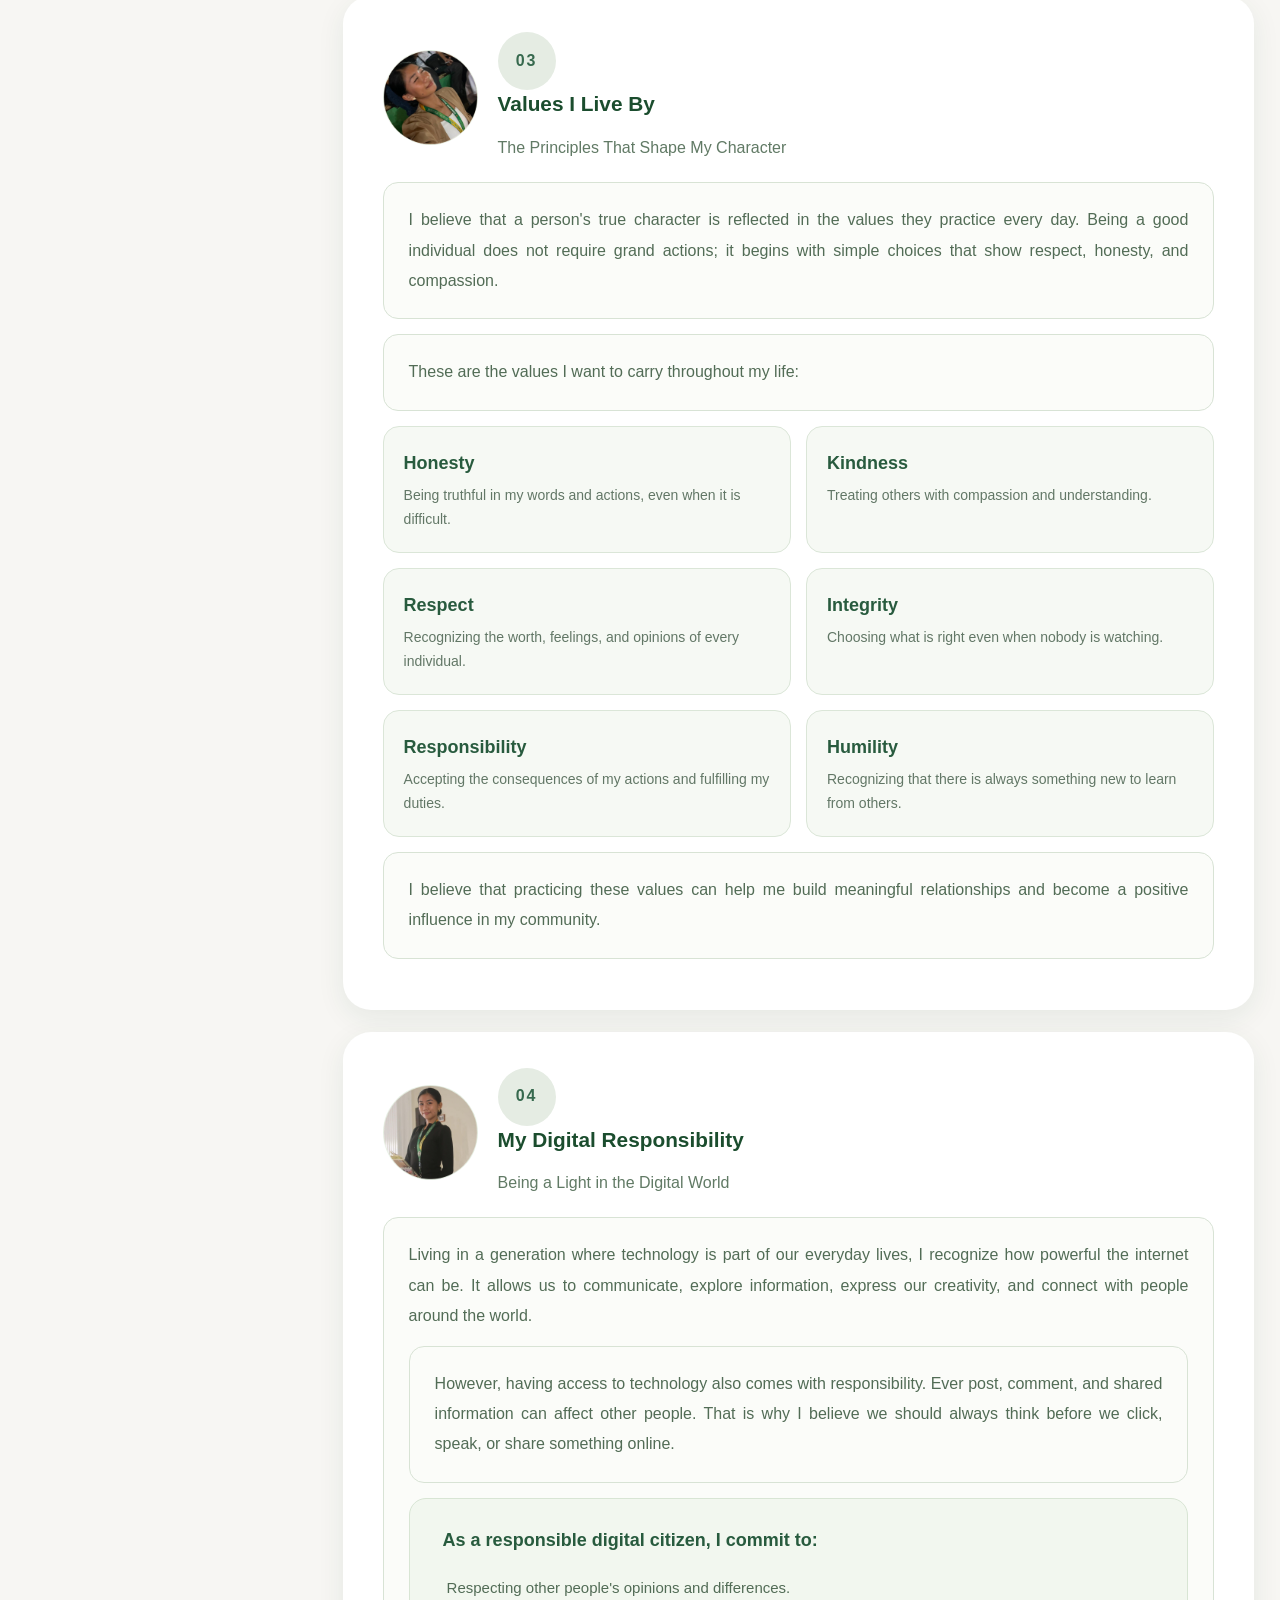
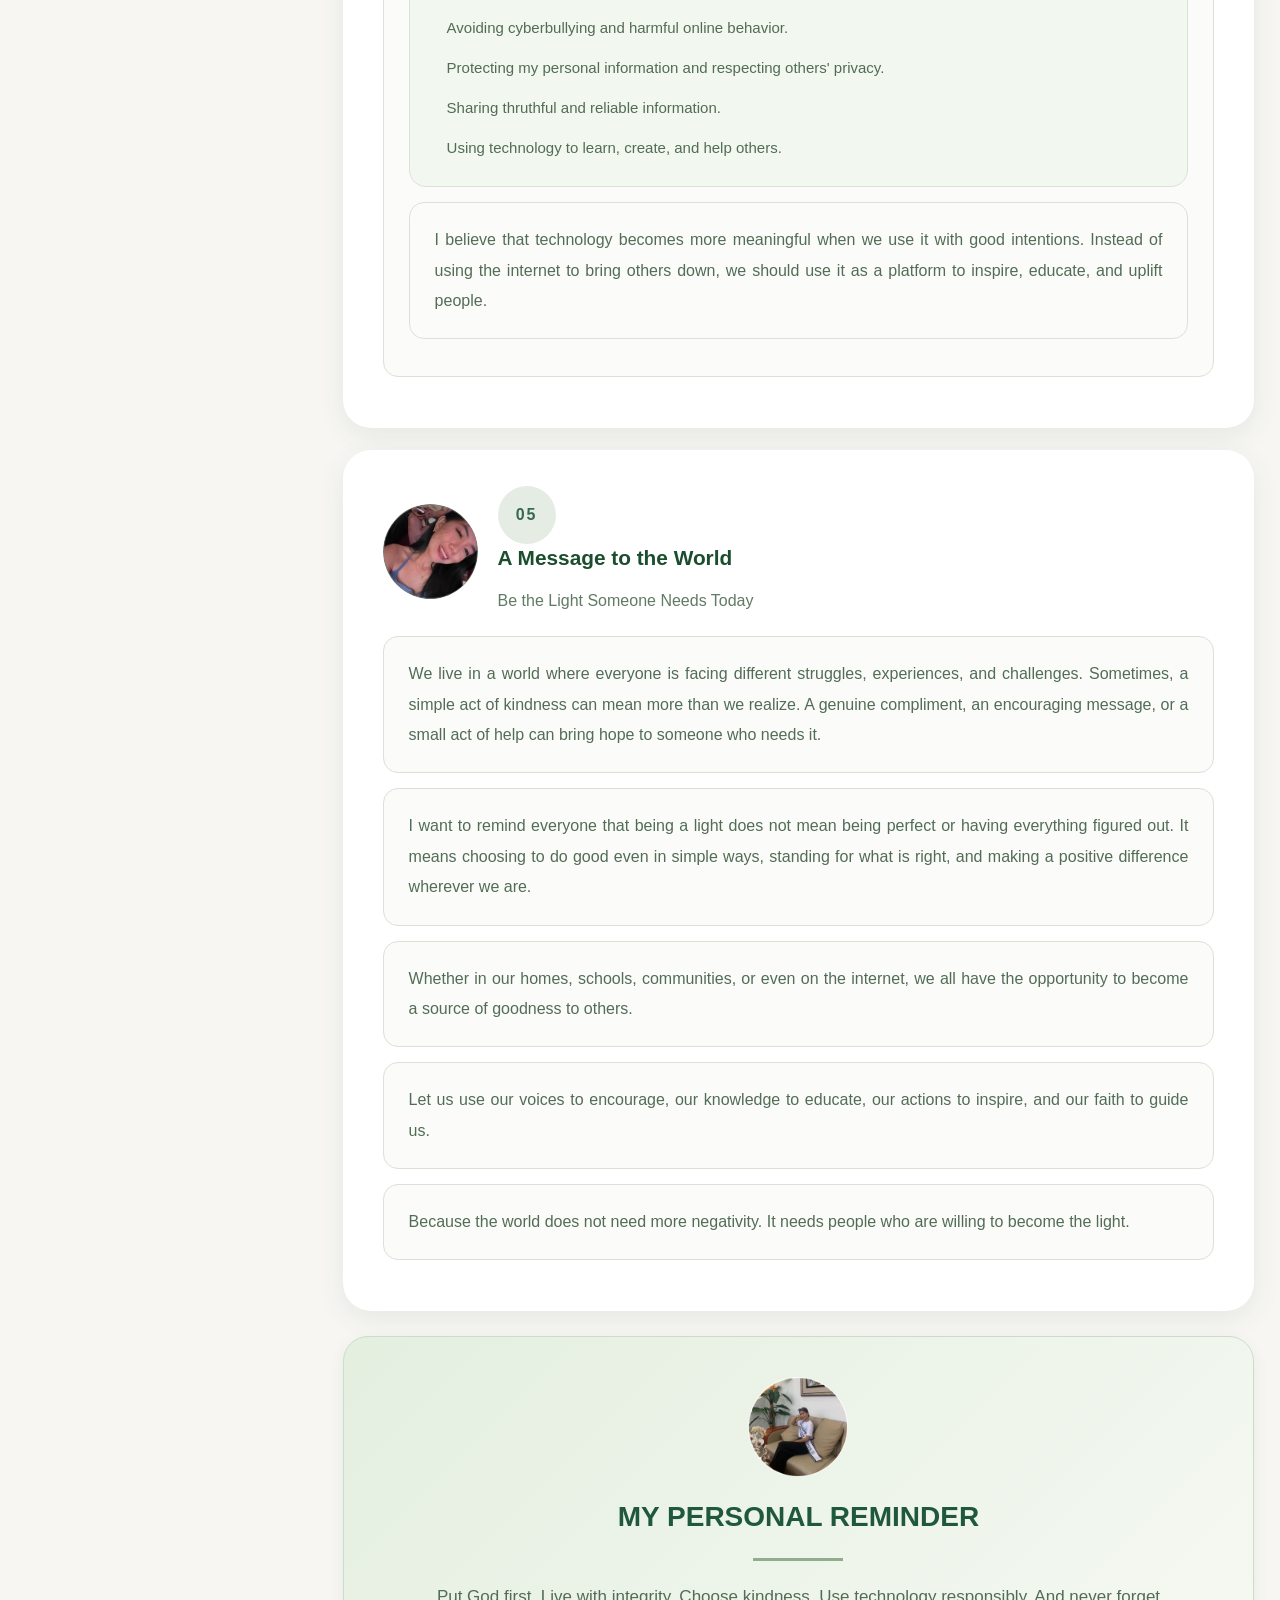
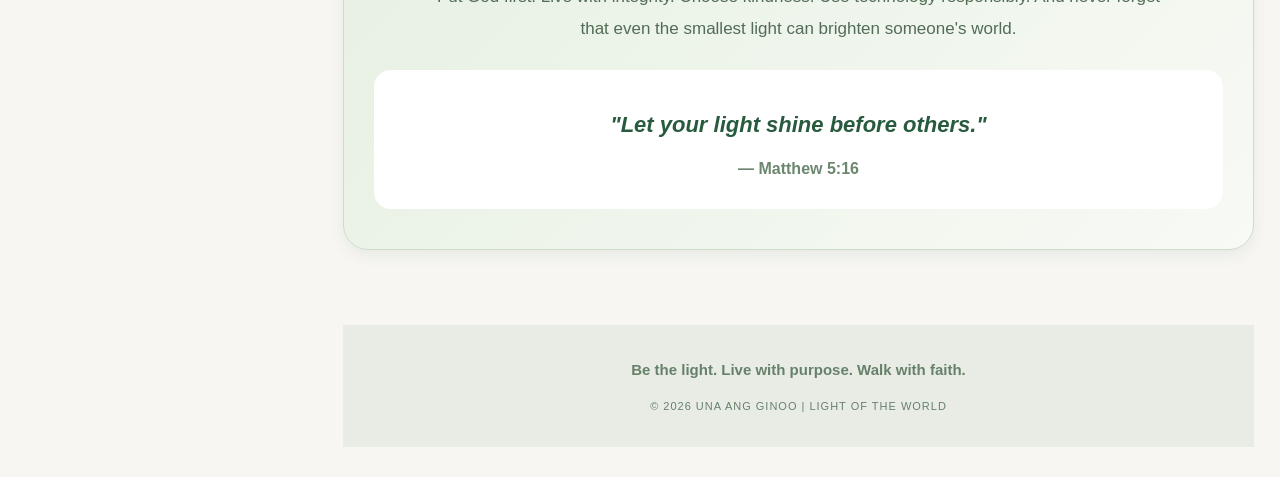
<file: portfolio.html>
<!DOCTYPE html>
<html lang="en">
<head>
    <meta charset="UTF-8">
    <meta name="viewport" content="width=device-width, initial-scale=1.0">
 
    <title>A Heart That Reflects</title>
 
    <link rel="stylesheet" href="style.css">
</head>
 
<body>
 
    <header class="navbar">
 
        <div class="logo">
            <div class="logo-image">
                <img src="logo.png" alt="School Logo">
            </div>
 
            <div class="logo-text">
                <h3>UNA ANG GINOO</h3>
                <span>LIGHT OF THE WORLD</span>
            </div>
        </div>
 
        <nav class="nav-links">
 
            <a href="reflection.html">
                <i class="far fa-file-alt"></i> Personal Reflection
            </a>
 
            <a href="community.html">
                <i class="fas fa-users"></i> Community
            </a>
 
            <a href="portfolio.html" class="active">
                <i class="fas fa-folder"></i> Portfolio
            </a>
 
            <a href="ethics.html">
                <i class="fas fa-scale-balanced"></i> Digital Ethics
            </a>
 
            <a href="faith-tech.html">
                <i class="fas fa-cross"></i> Faith & Technology
            </a>
        </nav>
 
        <div class="profile-icon">
            <img src="jannen.png" alt="My profile">
        </div>
 
    </header>
 
 
    <div class="page-container">
 
        <aside class="sidebar">
 
            <div class="about-content">
                <img src="jannen.png" alt="My Profile Photo" class="profile-photo">
            </div>
 
                <h2>Jannen D. Delfino</h2>
 
                <div class="line"></div>
 
                <p>
                    Discovering my purpose,
                    growing in faith,
                    and becoming a better version
                    of myself.
                </p>
 
                <div class="sidebar-quote">
                    <i class="fas fa-quote-left"></i>
                    <p>
                        Let your light shine
                        wherever you go.
                    </p>
                </div>
 
        </aside>
 
 
        <main class="main-content">
 
            <section class="page-heading">
 
                <h1>A HEART THAT REFLECTS</h1>
 
                <p class="subtitle">
                    Faith in My Heart, Values in My Actions,
                    and Light in My Journey.
                </p>
 
                <div class="heading-decoration">
                    <span></span>
                    <i class="fas fa-leaf"></i>
                    <span></span>
                </div>
 
            </section>
 
            <section class="reflection-section">
 
                <div class="section-header">
 
                    <div class="section-icon">
                       <img src="photo1.png" alt="About Me PHot">
                    </div>
 
                    <div>
                        <span class="section-number">01</span>
                        <h2>About Me</h2>
                        <p>Understanding Myself and My Journey</p>
                    </div>
 
                </div>
 
                <div class="paragraph-card">
                    <p>
                        I am someone who is continuously learning,
                        growing, and discovering the person I want
                        to become. Like everyone else, I experience
                        challenges, make mistakes, and face moments
                        of uncertainty. However, I believe that these
                        experiences are part of life that help shape
                        my character and strengthen my understanding
                        of the world.
                    </p>
                </div>
 
                <div class="paragraph-card">
                    <p>
                        I know that I am not perfect, but I always
                        have the opportunity to improve myself.
                        I want to become a person who chooses kindness,
                        understands others, accepts mistakes, and
                        learns from every experience. For me, personal
                        growth is not about being better than everyone
                        else, but about becoming better than who I was
                        yesterday.
                    </p>
                </div>
 
            </section>
 
            <section class="reflection-section">
 
                <div class="section-header">
 
                    <div class="section-icon">
                        <img src="photo2.png" alt="My Faith Photo">
                    </div>
 
                    <div>
                        <span class="section-number">02</span>
                        <h2>My Faith, My Foundation</h2>
                        <p>Putting God First in Everything</p>
                    </div>
 
                </div>
 
                <div class="paragraph-card">
                    <p>
                        Faith plays an important role in guiding
                        my life. Putting God first reminds me that
                        I should not only focus on my own desires
                        but also consider what is right, meaningful,
                        and good for others.
                    </p>
                </div>
 
                <div class="paragraph-card">
                    <p>
                        There are times when life becomes difficult,
                        and I may not understand everything that
                        happens. But through faith, I am reminded
                        to remain patient, trust God's plans, and
                        continue moving forward with hope. I believe
                        that having God as my foundation helps me
                        make better decisions and face life's
                        challenges with courage.
                    </p>
                </div>
 
                <div class="paragraph-card">
                    <p>
                        I want my faith to be reflected not only
                        through my words but also through my actions,
                        especially in the way I treat people and
                        respond to different situations.
                    </p>
                </div>
 
            </section>
 
            <section class="reflection-section">
 
                <div class="section-header">
 
                    <div class="section-icon">
                        <img src="photo3.png" alt="Values Photo">
                    </div>
 
                    <div>
                        <span class="section-number">03</span>
                        <h2>Values I Live By</h2>
                        <p>The Principles That Shape My Character</p>
                    </div>
 
                </div>
 
                <div class="paragraph-card">
                    <p>
                        I believe that a person's true character is
                        reflected in the values they practice every
                        day. Being a good individual does not require
                        grand actions; it begins with simple choices
                        that show respect, honesty, and compassion.
                    </p>
                </div>
 
                <div class="paragraph-card">
                    <p>
                        These are the values I want to carry
                        throughout my life:
                    </p>
                </div>
 
                <div class="values-grid">
 
                    <div class="value-card">
                        <i class="fas fa-check-circle"></i>
                        <h3>Honesty</h3>
                        <p>
                            Being truthful in my words and actions,
                            even when it is difficult.
                        </p>
                    </div>
 
                    <div class="value-card">
                        <i class="fas fa-hand-holding-heart"></i>
                        <h3>Kindness</h3>
                        <p>
                            Treating others with compassion
                            and understanding.
                        </p>
                    </div>
 
                    <div class="value-card">
                        <i class="fas fa-hands-helping"></i>
                        <h3>Respect</h3>
                        <p>
                            Recognizing the worth, feelings,
                            and opinions of every individual.
                        </p>
                    </div>
 
                    <div class="value-card">
                        <i class="fas fa-shield-heart"></i>
                        <h3>Integrity</h3>
                        <p>
                            Choosing what is right even when
                            nobody is watching.
                        </p>
                    </div>
 
                    <div class="value-card">
                        <i class="fas fa-clipboard-check"></i>
                        <h3>Responsibility</h3>
                        <p>
                            Accepting the consequences of my actions
                            and fulfilling my duties.
                        </p>
                    </div>
 
                    <div class="value-card">
                        <i class="fas fa-seedling"></i>
                        <h3>Humility</h3>
                        <p>
                            Recognizing that there is always
                            something new to learn from others.
                        </p>
                    </div>
 
                </div>
 
                <div class="paragraph-card">
                    <p>
                        I believe that practicing these values can
                        help me build meaningful relationships and
                        become a positive influence in my community.
                    </p>
                </div>
 
            </section>
 
            <section class="reflection-section">
 
                <div class="section-header">
 
                    <div class="section-icon">
                        <img src="photo4.png" alt="Digital Photo">
                    </div>
 
                    <div>
                        <span class="section-number">04</span>
                        <h2>My Digital Responsibility</h2>
                        <p>Being a Light in the Digital World</p>
                    </div>
 
                </div>
 
                <div class="paragraph-card">
                    <p>
                        Living in a generation where technology
                        is part of our everyday lives, I recognize
                        how powerful the internet can be. It allows
                        us to communicate, explore information,
                        express our creativity, and connect with 
                        people around the world.
                        </p>

                        <div class="paragraph-card">
                            <p>
                                However, having access to technology also
                                comes with responsibility. Ever post,
                                comment, and shared information can affect
                                other people. That is why I believe we
                                should always think before we click, speak,
                                or share something online.
                            </p>
                        </div>
                        
                        <div class="commitment-card">

                            <h3>
                                <i class="fas fa-shieldalt"></i>
                                As a responsible digital citizen, I commit to:
                            
                            </h3>
                            <ul>
                                <li>
                                    <i class="fas fa-check"></i>
                                    Respecting other people's opinions
                                    and differences.
                                </li>
                                <li>
                                    <i class="fas fa-check"></i>
                                    Avoiding cyberbullying and harmful
                                    online behavior.
                                </li>
                                <li>
                                    <i class="fas fa-check"></i>
                                    Protecting my personal information
                                    and respecting others' privacy.
                                </li>
                                <li>
                                    <i class="fas fa-check"></i>
                                    Sharing thruthful and reliable information.
                                </li>
                                <li>
                                    <i class="fas fa-check"></i>
                                    Using technology to learn, create,
                                    and help others.
                                </li>
                            </ul>
                        </div>

                        <div class="paragraph-card">
                    <p>
                        I believe that technology becomes more
                        meaningful when we use it with good
                        intentions. Instead of using the internet
                        to bring others down, we should use it
                        as a platform to inspire, educate,
                        and uplift people.
                    </p>
                </div>
 
            </section>

                        <section class="reflection-section">
 
                <div class="section-header">
 
                    <div class="section-icon">
                        <img src="photo5.png" alt="Message Photo">
                    </div>
 
                    <div>
                        <span class="section-number">05</span>
                        <h2>A Message to the World</h2>
                        <p>Be the Light Someone Needs Today</p>
                    </div>
 
                </div>
 
                <div class="paragraph-card">
                    <p>
                        We live in a world where everyone is facing
                        different struggles, experiences, and
                        challenges. Sometimes, a simple act of
                        kindness can mean more than we realize.
                        A genuine compliment, an encouraging
                        message, or a small act of help can bring
                        hope to someone who needs it.
                    </p>
                </div>
 
 
                <div class="paragraph-card">
                    <p>
                        I want to remind everyone that being a light
                        does not mean being perfect or having
                        everything figured out. It means choosing
                        to do good even in simple ways, standing
                        for what is right, and making a positive
                        difference wherever we are.
                    </p>
                </div>
 
                <div class="paragraph-card">
                    <p>
                        Whether in our homes, schools, communities,
                        or even on the internet, we all have the
                        opportunity to become a source of goodness
                        to others.
                    </p>
                </div>
 
                <div class="paragraph-card">
                    <p>
                        Let us use our voices to encourage,
                        our knowledge to educate, our actions
                        to inspire, and our faith to guide us.
                    </p>
                </div>
 
                <div class="paragraph-card">
                    <p>
                        Because the world does not need more
                        negativity. It needs people who are
                        willing to become the light.
                    </p>
                </div>
 
            </section>
    <section class="personal-reminder">
 
                <div class="reminder-icon">

                    <img src="jannen.png" alt="My Profile">
                </div>
 
                <h2>My Personal Reminder</h2>
 
                <div class="reminder-line"></div>
 
                <p>
                    Put God first. Live with integrity.
                    Choose kindness. Use technology responsibly.
                    And never forget that even the smallest
                    light can brighten someone's world.
                </p>
 
                <div class="bible-verse">
                    <i class="fas fa-quote-left"></i>
 
                    <h3>
                        "Let your light shine before others."
                    </h3>
 
                    <span>— Matthew 5:16</span>
                </div>
 
            </section>
 <footer class="footer">
 
                <i class="fas fa-leaf"></i>
 
                <p>
                    Be the light. Live with purpose. Walk with faith.
                </p>
 
                <span>© 2026 UNA ANG GINOO | LIGHT OF THE WORLD</span>
 
            </footer>
 
        </main>
 
    </div>
 
</body>
</html>
</file>
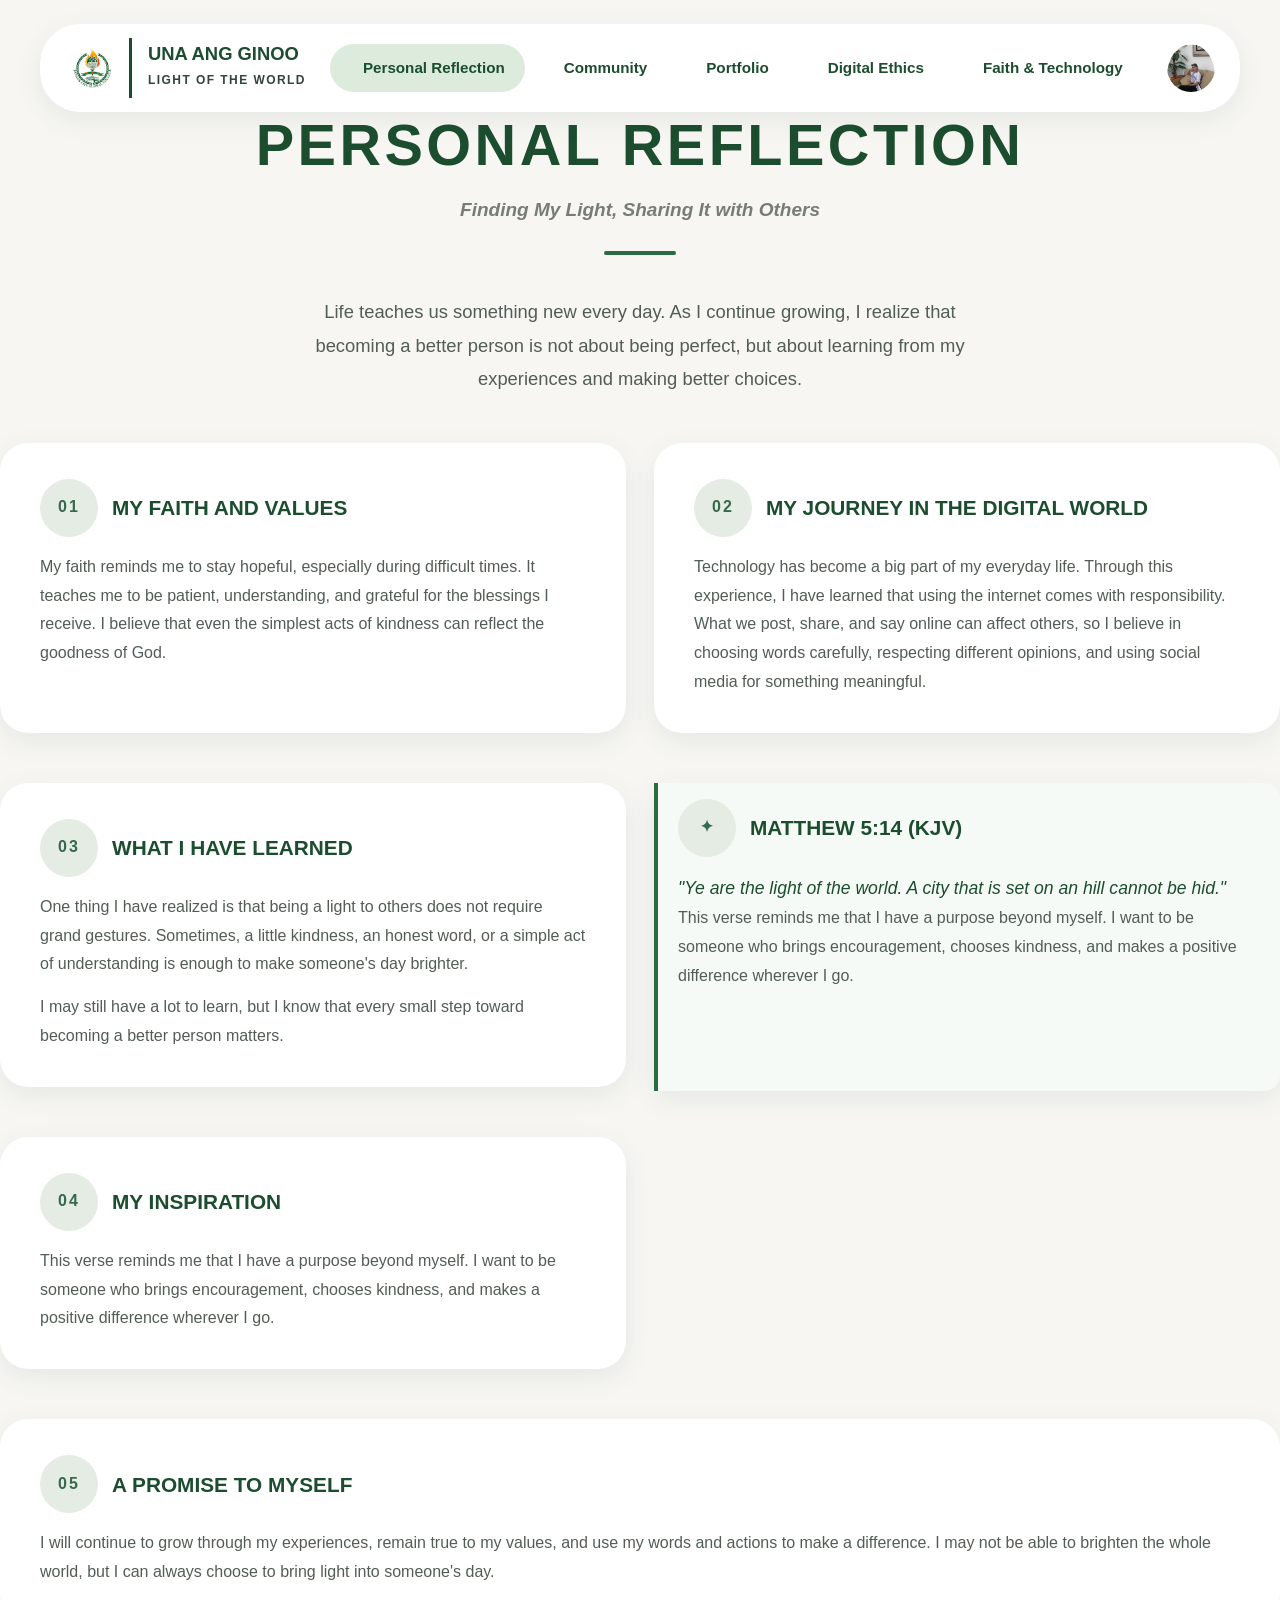
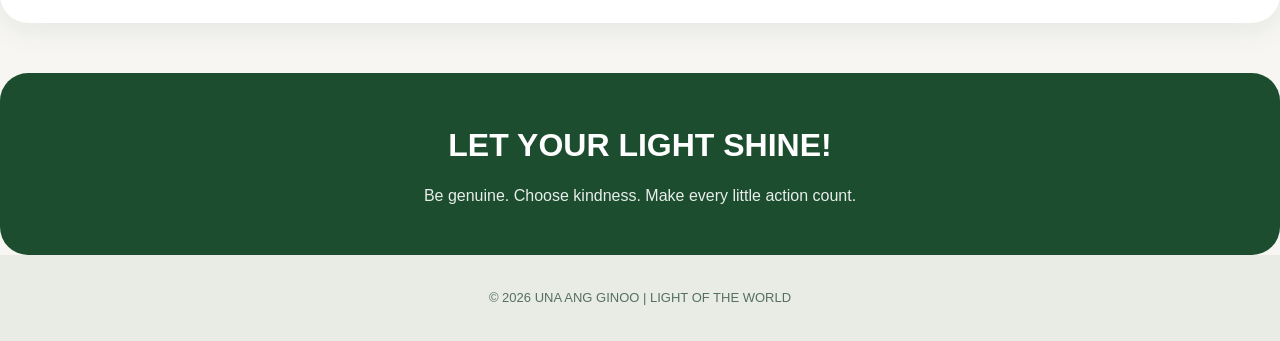
<file: reflection.html>
<!DOCTYPE html>
<html lang="en">
<head>
    <meta charset="UTF-8">
    <meta name="viewport" content="width=device-width, initial-scale=1.0">
 
    <title>A Heart That Reflects</title>
 
    <link rel="stylesheet" href="style.css">
</head>
 
<body>
 
    <header class="navbar">
 
        <div class="logo">
            <div class="logo-image">
                <img src="logo.png" alt="School Logo">
            </div>
 
            <div class="logo-text">
                <h3>UNA ANG GINOO</h3>
                <span>LIGHT OF THE WORLD</span>
            </div>
        </div>
 
        <nav class="nav-links">
 
            <a href="reflection.html" class="active">
                <i class="far fa-file-alt"></i> Personal Reflection
            </a>
 
            <a href="community.html">
                <i class="fas fa-users"></i> Community
            </a>
 
            <a href="portfolio.html">
                <i class="fas fa-folder"></i> Portfolio
            </a>
 
            <a href="ethics.html">
                <i class="fas fa-scale-balanced"></i> Digital Ethics
            </a>
 
            <a href="faith-tech.html">
                <i class="fas fa-cross"></i> Faith & Technology
            </a>
        </nav>
 
        <div class="profile-icon">
            <img src="jannen.png" alt="My profile">
        </div>
 
    </header>

    <main>

        <!-- TITLE -->
        <section class="intro">

            <h1>Personal Reflection</h1>

            <p class="subtitle">
                Finding My Light, Sharing It with Others
            </p>

            <div class="intro-rule"></div>

        </section>

        <!-- REFLECTION CONTENT -->
        <article class="reflection-card">

            <p class="opening">
                Life teaches us something new every day. As I continue growing,
                I realize that becoming a better person is not about being perfect,
                but about learning from my experiences and making better choices.
            </p>

            <div class="section-grid">

                <!-- SECTION 1 -->
                <section class="reflection-section">

                    <h2>
                        <span class="section-number">01</span>
                        MY FAITH AND VALUES
                    </h2>

                    <p>
                        My faith reminds me to stay hopeful, especially during difficult
                        times. It teaches me to be patient, understanding, and grateful
                        for the blessings I receive. I believe that even the simplest
                        acts of kindness can reflect the goodness of God.
                    </p>

                </section>

                <!-- SECTION 2 -->
                <section class="reflection-section">

                    <h2>
                        <span class="section-number">02</span>
                        MY JOURNEY IN THE DIGITAL WORLD
                    </h2>

                    <p>
                        Technology has become a big part of my everyday life. Through
                        this experience, I have learned that using the internet comes
                        with responsibility. What we post, share, and say online can
                        affect others, so I believe in choosing words carefully,
                        respecting different opinions, and using social media for
                        something meaningful.
                    </p>

                </section>

                <!-- SECTION 3 -->
                <section class="reflection-section">

                    <h2>
                        <span class="section-number">03</span>
                        WHAT I HAVE LEARNED
                    </h2>

                    <p>
                        One thing I have realized is that being a light to others does
                        not require grand gestures. Sometimes, a little kindness,
                        an honest word, or a simple act of understanding is enough
                        to make someone's day brighter.
                    </p>

                    <p>
                        I may still have a lot to learn, but I know that every small
                        step toward becoming a better person matters.
                    </p>

                </section>

                <!-- BIBLE VERSE (moved before section 4 so "This verse" makes sense) -->
                <section class="reflection-section verse">

                    <h2>
                        <span class="section-number">✦</span>
                        MATTHEW 5:14 (KJV)
                    </h2>

                    <blockquote>
                        "Ye are the light of the world. A city that is set on an hill
                        cannot be hid."
                    </blockquote>

                    <p>
                        This verse reminds me that I have
                        a purpose beyond myself. I want to be
                        someone who brings encouragement,
                        chooses kindness, and makes a positive
                        difference wherever I go.
                    </p>

                </section>

                <!-- SECTION 4 -->
                <section class="reflection-section">

                    <h2>
                        <span class="section-number">04</span>
                        MY INSPIRATION
                    </h2>

                    <p>
                        This verse reminds me that I have a purpose beyond myself.
                        I want to be someone who brings encouragement, chooses
                        kindness, and makes a positive difference wherever I go.
                    </p>

                </section>

                <!-- SECTION 5 -->
                <section class="reflection-section wide">

                    <h2>
                        <span class="section-number">05</span>
                        A PROMISE TO MYSELF
                    </h2>

                    <p>
                        I will continue to grow through my experiences, remain true
                        to my values, and use my words and actions to make a difference.
                        I may not be able to brighten the whole world, but I can always
                        choose to bring light into someone's day.
                    </p>

                </section>

            </div>

            <!-- CLOSING MESSAGE -->
            <div class="closing">

                <h2>LET YOUR LIGHT SHINE!</h2>

                <p>
                    Be genuine. Choose kindness. Make every little action count.
                </p>

            </div>

        </article>

    </main>

    <!-- FOOTER -->
    <footer>
        © 2026 UNA ANG GINOO | LIGHT OF THE WORLD
    </footer>

</body>
</html>
</file>
<file: style.css>
/*LOGIN PAGE DESIGN*/

* {
    box-sizing: border-box;
}

body{
    margin: 0;
    padding: 0;
    background-color: #EDF3EA;
    font-family: Arial, Helvetica, sans-serif;
    color: #34543A;
}

.login-container {
    width: 100%;
    max-width: 500px;
    margin: 0 auto;
    padding: 25px 20px;
    text-align: center;
}

.logo-container {
    margin: 0 auto 10px;
    padding: 0;
}

.logo-container img{
    display: block;
    width: 130px;
    height: 130px;
    object-fit: contain;
    margin: 0 auto;
}

h1 {
    color: #285C38;
    font-family: Arial, Helvetica sans-serif;
    font-size: 42px;
    font-weight: 900;
    letter-spacing: 2px;
    line-height: 1.2;
    margin: 15px 0;
    text-align: center;
    text-transform: uppercase;
}

.tagline {
    color: #718C72;
    font-size: 15px;
    text-align: center;
    margin: 15px 0 30px;
    line-height: 1.6;
}

.login-box {
    background-color: #FFFFFF;
    padding: 30px 25px;
    border-radius: 18px;
    box-shadow: 0 4px 15px rgba(40, 92, 56,0.08);
    text-align: left;
}

.login-box h2 {
    color: #285C38;
    font-family:Georgia, 'Times New Roman', Times, serif;
    font-size: 30px;
    font-weight: 800;
    text-align: center;
    margin-top: 0;
    margin-bottom: 10px;
}

.login-box p {
    color: #7A8C79;
    text-align: center;
    font-size: 14px;
}

form {
    display: flex;
    flex-direction: column;
    margin-top: 25px;
}

label {
    color: #34543A;
    font-weight: bold;
    margin-bottom: 8px;
}

input {
    padding: 13px;
    border: 1px solid #C9D9C7;
    border-radius: 8px;
    font-size: 14px;
    margin-bottom: 18px;
    outline: none;
    background-color: #FAFCF9;
}

input:focus {
    background-color: #55845D;
    color: white;
    border: none;
    padding: 14px;
    border-radius: 8px;
    font-size: 16px;
    font-weight: bold;
    cursor: pointer;
    margin-top: 5px;
}

button:hover {
    background-color: #426D4A;
}

.footer-text {
    margin-top: 25px;
    font-size: 12px;
    color: #80927E;
}

.login-links {
    display: flex;
    justify-content: space-between;
    align-items: center;
    margin-top: 15px;
    font-size: 13px;
}

.login-links a {
    color: #55845D;
    text-decoration: none;
    font-weight: bold;
}

.login-links a:hover {
    color: #285C38;
    text-decoration: underline;
}

/*PORTFOLIO PAGE DESIGN*/
 
* {
    margin: 0;
    padding: 0;
    box-sizing: border-box;
}
 
html {
    scroll-behavior: smooth;
}
 
body {
    font-family: Arial, Helvetica, sans-serif;
    background-color: #edf3ea;
    color: #34543a;
    line-height: 1.7;
    background-image:
        radial-gradient(
            ellipse at 10% 20%,
            rgba(183, 211, 180, 0.20),
            transparent 35%
        ),
        radial-gradient(
            ellipse at 90% 70%,
            rgba(183, 211, 180, 0.20),
            transparent 35%
        );
}
 
.navbar {
    width: 97%;
    min-height: 80px;
    margin: 20px auto 35px;
    padding: 12px 25px;
 
    background: rgba(255, 255, 255, 0.93);
    border-radius: 25px;
 
    display: flex;
    align-items: center;
    justify-content: space-between;
    gap: 20px;
 
    box-shadow: 0 5px 18px rgba(48, 81, 54, 0.12);
 
    position: sticky;
    top: 10px;
    z-index: 100;
}
 
.logo {
    display: flex;
    align-items: center;
    gap: 12px;
    flex-shrink: 0;
}

.logo-image {
    width: 60px;
    height: 60px;
 
    display: flex;
    align-items: center;
    justify-content: center;
 
    flex-shrink: 0;
 
    border-right: 2px solid #34543a;
    padding-right: 12px;
    margin-right: 0;
}
 
.logo-image img {
    width: 48px;
    height: 48px;
 
    object-fit: contain;
    display: block;
}
 
.logo-text h3 {
    font-size: 17px;
    line-height: 1.4;
    color: #234e36;
}
 
.logo-text span {
    font-size: 12px;
    font-weight: bold;
    letter-spacing: 1px;
}
 
.nav-links {
    display: flex;
    align-items: center;
    justify-content: center;
    gap: 8px;
}
 
.nav-links a {
    text-decoration: none;
    color: #34543a;
 
    padding: 10px 13px;
    border-radius: 30px;
 
    font-size: 14px;
    font-weight: bold;
 
    transition: 0.3s;
    white-space: nowrap;
}
 
.nav-links a i {
    margin-right: 5px;
}
 
.nav-links a:hover,
.nav-links a.active {
    background-color: #dce9d9;
}
 
.profile-icon {
    width: 48px;
    height: 48px;
    flex-shrink: 0;
    border-radius: 50%;
    overflow: hidden;
}

.profile-icon img {
    width: 100%;
    height: 100%;
    object-fit: cover;
    object-position: center;
    border-radius: 50%;
}
 
.page-container {
    width: 96%;
    max-width: 1600px;
    margin: auto;
 
    display: grid;
    grid-template-columns: 295px 1fr;
    gap: 22px;
 
    align-items: start;
}
 
.sidebar {
    background-color: white;
    border-radius: 25px;
 
    min-height: 650px;
 
    padding: 35px 25px;
 
    box-shadow: 0 5px 15px rgba(48, 81, 54, 0.10);
 
    position: sticky;
    top: 125px;
}
 
.about-content {
    text-align: center;
    margin-top: 130px;
}
 
.about-icon {
    width: 85px;
    height: 85px;
 
    margin: 0 auto 20px;
 
    background-color: #e8f1e5;
    border-radius: 50%;
 
    display: flex;
    align-items: center;
    justify-content: center;
 
    font-size: 38px;
    color: #2c6649;
}
 
.about-content h2 {
    font-size: 32px;
    color: #20583e;
}
 
.line {
    width: 100%;
    height: 2px;
    background-color: #d2dfd0;
 
    margin: 15px 0 25px;
}
 
.about-content {
    text-align: center;
    margin-top: 0;
    display: flex;
    flex-direction: column;
    align-items: center;
}
 
.sidebar-quote {
    margin-top: 60px;
    padding: 20px;
 
    background-color: #f1f6ee;
    border-radius: 15px;
 
    font-style: italic;
}
 
.sidebar-quote i {
    color: #6c9872;
    font-size: 22px;
}
 
.sidebar-quote p {
    margin-top: 8px;
    font-size: 14px;
}

.sidebar img.profile-photo {
    width: 130px;
    height: 130px;

    min-width: 130px;
    max-width: 130px;

    min-height: 130px;
    max-height: 130px;

    object-fit: cover;
    object-position: center;

    border-radius: 50%;
    border: 5px solid #dce9d9;

    display: block;
    margin: 0 auto 15px;

    flex-shrink: 0;
}

@media screen and (max-width: 768px) {
    .sidebar img.profile-photo {
        width: 110px;
        height: 110px;
        min-width: 110px;
        max-width: 110px;
        min-height: 110px;
        max-height: 110px;
    }
}

.main-content {
    min-width: 0;
    padding-bottom: 30px;
}
 
.page-heading {
    text-align: center;
    padding: 5px 10px 25px;
}
 
.page-heading h1 {
    font-size: 43px;
    color: #20583e;
    font-weight: 800;
    line-height: 1.3;
}
 
.subtitle {
    font-size: 19px;
    font-weight: bold;
    font-style: italic;
    margin-top: 5px;
}
 
.heading-decoration {
    display: flex;
    align-items: center;
    justify-content: center;
    gap: 12px;
    margin-top: 15px;
}
 
.heading-decoration span {
    width: 100px;
    height: 2px;
    background-color: #b9cdb6;
}
 
.heading-decoration i {
    color: #286747;
    font-size: 22px;
}
 
 
/* REFLECTION SECTIONS */
.reflection-section {
    background-color: white;
    border-radius: 25px;
 
    padding: 25px 28px;
    margin-bottom: 22px;
 
    box-shadow: 0 5px 15px rgba(48, 81, 54, 0.08);
}
 
 
/* SECTION HEADER */
.section-header {
    display: flex;
    align-items: center;
    gap: 20px;
 
    margin-bottom: 20px;
}
 
.section-icon {
    width: 95px;
    height: 95px;
    min-width: 95px;
 
    border-radius: 50%;
    background-color: #e8f1e5;
    overflow: hidden;
    display: flex;
    align-items: center;
    justify-content: center;
}

.section-icon img {
    width: 100%;
    height: 100%;
    object-fit: cover;
    object-position: center;
    border-radius: 50%;
}
 
.section-number {
    color: #85a68a;
    font-size: 12px;
    font-weight: bold;
    letter-spacing: 2px;
}
 
.section-header h2 {
    color: #20583e;
    font-size: 27px;
    line-height: 1.4;
}
 
.section-header p {
    color: #617a65;
    font-size: 16px;
}

.paragraph-card {
    background-color: #fbfcf9;
 
    border: 1.5px solid #d8e3d5;
    border-radius: 15px;
 
    padding: 22px 25px;
    margin-bottom: 15px;
 
    transition: 0.3s;
}
 
.paragraph-card:hover {
    border-color: #9eb89c;
    background-color: #f7faf5;
}
 
.paragraph-card p {
    font-size: 16px;
    line-height: 1.9;
    color: #526c56;
    text-align: justify;
}

.values-grid {
    display: grid;
    grid-template-columns: repeat(2, 1fr);
    gap: 15px;
    margin-bottom: 15px;
}
 
.value-card {
    background-color: #f6f9f4;
    border: 1.5px solid #dbe6d8;
 
    border-radius: 16px;
    padding: 20px;
 
    transition: 0.3s;
}
 
.value-card:hover {
    transform: translateY(-4px);
    box-shadow: 0 5px 12px rgba(48, 81, 54, 0.10);
}
 
.value-card i {
    color: #4b8057;
    font-size: 25px;
    margin-bottom: 8px;
}
 
.value-card h3 {
    color: #285b3e;
    font-size: 18px;
    margin-bottom: 5px;
}
 
.value-card p {
    color: #627766;
    font-size: 14px;
    line-height: 1.7;
}

.commitment-card {
    background-color: #f2f7ef;
    border: 1.5px solid #d8e5d4;
 
    border-radius: 17px;
    padding: 25px;
 
    margin-bottom: 15px;
}
 
.commitment-card h3 {
    color: #285b3e;
    font-size: 18px;
    margin-bottom: 18px;
}
 
.commitment-card h3 i {
    margin-right: 8px;
    color: #54845a;
}
 
.commitment-card ul {
    list-style: none;
}
 
.commitment-card li {
    display: flex;
    align-items: flex-start;
    gap: 12px;
 
    margin-bottom: 13px;
 
    font-size: 15px;
    color: #526c56;
}
 
.commitment-card li:last-child {
    margin-bottom: 0;
}
 
.commitment-card li i {
    color: #54845a;
    margin-top: 5px;
}
 
.personal-reminder {
    background: linear-gradient(
        135deg,
        #e4efe0,
        #f8faf5
    );
 
    border: 1.5px solid #cbdcc8;
    border-radius: 25px;
 
    padding: 40px 30px;
    margin-top: 25px;
 
    text-align: center;
 
    box-shadow: 0 5px 15px rgba(48, 81, 54, 0.08);
}
 
.reminder-icon {
    width: 100px;
    height: 100px;
 
    margin: 0 auto 15px;
 
    border-radius: 50%;
    background-color: white;
 
    display: flex;
    align-items: center;
    justify-content: center;
}
 
.reminder-icon img {
    width: 100%;
    height: 100%;
    object-fit: cover;
    object-position: center;
    border-radius: 50%;
}
.personal-reminder h2 {
    font-size: 28px;
    color: #20583e;
    text-transform: uppercase;
}
 
.reminder-line {
    width: 90px;
    height: 3px;
 
    background-color: #91ad8e;
    margin: 15px auto 20px;
}
 
.personal-reminder > p {
    max-width: 750px;
    margin: auto;
 
    font-size: 17px;
    line-height: 1.9;
    color: #526c56;
}
 
.bible-verse {
    background-color: white;
    border-radius: 17px;
 
    padding: 25px;
    margin-top: 25px;
}
 
.bible-verse i {
    color: #719676;
    font-size: 22px;
}
 
.bible-verse h3 {
    font-size: 22px;
    color: #285b3e;
    font-style: italic;
    margin: 10px 0;
}
 
.bible-verse span {
    font-weight: bold;
    color: #6c876f;
}
 
 
/* FOOTER */
.footer {
    text-align: center;
    padding: 30px 10px;
    color: #66816a;
}
 
.footer i {
    font-size: 25px;
    margin-bottom: 5px;
}
 
.footer p {
    font-weight: bold;
    font-size: 15px;
}
 
.footer span {
    display: block;
    font-size: 11px;
    margin-top: 10px;
    letter-spacing: 1px;
}

@media screen and (max-width: 1100px) {
 
    .navbar {
        flex-wrap: wrap;
    }
 
    .nav-links {
        order: 3;
        width: 100%;
        overflow-x: auto;
        justify-content: flex-start;
        padding-bottom: 5px;
    }
 
    .page-container {
        grid-template-columns: 220px 1fr;
    }
 
    .sidebar {
        top: 160px;
    }
 
    .page-heading h1 {
        font-size: 34px;
    }
}
 
 
@media screen and (max-width: 768px) {
 
    .navbar {
        width: 95%;
        padding: 12px 15px;
        margin-bottom: 20px;
        top: 5px;
    }
 
    .logo-icon {
        font-size: 28px;
        width: 48px;
        height: 48px;
    }
 
    .logo-text h3 {
        font-size: 14px;
    }
 
    .logo-text span {
        font-size: 10px;
    }
 
    .profile-icon {
        width: 40px;
        height: 40px;
        font-size: 20px;
    }
 
    .nav-links a {
        font-size: 12px;
        padding: 9px 11px;
    }
 
    .page-container {
        display: flex;
        flex-direction: column;
        width: 94%;
    }
 
    .sidebar {
        position: static;
        width: 100%;
        min-height: auto;
        padding: 20px;
    }
 
    .about-content {
        margin-top: 0;
    }
 
    .about-icon {
        width: 60px;
        height: 60px;
        font-size: 28px;
        margin-bottom: 10px;
    }
 
    .about-content h2 {
        font-size: 25px;
    }
 
    .about-content > p {
        font-size: 14px;
    }
 
    .sidebar-quote {
        display: none;
    }
 
    .main-content {
        width: 100%;
    }
 
    .page-heading {
        padding: 25px 5px;
    }
 
    .page-heading h1 {
        font-size: 29px;
    }
 
    .subtitle {
        font-size: 14px;
    }
 
    .reflection-section {
        padding: 20px 15px;
        border-radius: 18px;
    }
 
    .section-header {
        gap: 13px;
    }
 
    .section-icon {
        width: 65px;
        height: 65px;
        min-width: 65px;
        font-size: 28px;
    }
 
    .section-header h2 {
        font-size: 20px;
    }
 
    .section-header p {
        font-size: 12px;
    }
 
    .paragraph-card {
        padding: 17px;
    }
 
    .paragraph-card p {
        font-size: 14px;
        text-align: left;
    }
 
    .values-grid {
        grid-template-columns: 1fr;
    }
 
    .commitment-card {
        padding: 18px;
    }
 
    .commitment-card h3 {
        font-size: 15px;
    }
 
    .commitment-card li {
        font-size: 13px;
    }
 
    .personal-reminder {
        padding: 30px 18px;
    }
 
    .personal-reminder h2 {
        font-size: 22px;
    }
 
    .personal-reminder > p {
        font-size: 14px;
    }
 
    .bible-verse h3 {
        font-size: 18px;
    }
 
    .footer span {
        font-size: 9px;
    }
}

/*COMMUNITY PAGE*/
 
* {
    margin: 0;
    padding: 0;
    box-sizing: border-box;
}
 
body {
    font-family: 'Segoe UI', Arial, sans-serif;
    background: #f5f3ee;
    color: #45534b;
}
 
.container {
    max-width: 1450px;
    width: 100%;
    margin: 45px auto;
    padding: 0 35px;
 
    display: block;
}

 
.quote {
    margin-top: 70px;
 
    font-style: italic;
 
    color: #69816e;
 
    line-height: 1.8;
}
 
.content {
    min-width: 0;
}
 
.page-heading {
    text-align: center;
 
    margin: 15px 0 45px;
}
 
.page-heading h1 {
    font-size: clamp(32px, 4vw, 52px);
 
    letter-spacing: 3px;
 
    color: #17634c;
 
    font-weight: 800;
}
 
.page-heading p {
    margin-top: 15px;
 
    font-size: 18px;
 
    font-style: italic;
 
    color: #657267;
}
 
.line {
    width: 220px;
 
    height: 2px;
 
    background: #b7c4b3;
 
    margin: 25px auto;
}
 
.section-title {
    display: flex;
 
    align-items: center;
 
    gap: 20px;
 
    margin: 35px 15px 20px;
}
 
.number {
    color: #8ca391;
 
    font-size: 17px;
 
    font-weight: bold;
}
 
.section-title h2 {
    color: #315f4b;
 
    font-size: 23px;
 
    margin-bottom: 5px;
}
 
.section-title p {
    color: #89928a;
 
    font-size: 14px;
}
 
.description {
    background: rgba(255,255,255,0.65);
 
    border: 1px solid #e5e5df;
 
    padding: 28px;
 
    border-radius: 20px;
 
    margin-bottom: 25px;
 
    line-height: 2;
 
    color: #626d65;
 
    text-align: justify;
}
 
.description p {
    margin-bottom: 15px;
}
 
.description p:last-child {
    margin-bottom: 0;
}
 
.highlight {
    background: #edf2e9;
 
    border-color: #dce5d8;
}
 
.highlight h3 {
    text-align: center;
 
    color: #286047;
 
    font-style: italic;
 
    margin-top: 20px;
 
    font-size: 19px;
}
 
.activity-grid {
    display: grid;
 
    grid-template-columns: repeat(3, 1fr);
 
    gap: 18px;
 
    margin-bottom: 30px;
}
 
.activity-card {
    background: rgba(255,255,255,0.8);
 
    padding: 25px 20px;
 
    border-radius: 20px;
 
    border: 1px solid #e7e9e1;
 
    transition: 0.3s;
}
 
.activity-card:hover {
    transform: translateY(-5px);
 
    box-shadow: 0 10px 25px rgba(43,83,60,0.10);
}
 
.activity-icon {
    font-size: 35px;
 
    margin-bottom: 15px;
}
 
.activity-card h3 {
    color: #37634e;
 
    font-size: 17px;
 
    margin-bottom: 12px;
}
 
.activity-card p {
    color: #707971;
 
    font-size: 13px;
 
    line-height: 1.9;
}
 
.gallery-grid {
    display: grid;
 
    grid-template-columns: repeat(2, 1fr);
 
    gap: 22px;
 
    margin-top: 25px;
 
    margin-bottom: 35px;
}
 
.gallery-card {
    background: rgba(255,255,255,0.85);
 
    border-radius: 20px;
 
    overflow: hidden;
 
    border: 1px solid #e5e9e1;
 
    box-shadow: 0 5px 15px rgba(0,0,0,0.04);
 
    transition: 0.3s ease;
}
 
.gallery-card:hover {
    transform: translateY(-5px);
 
    box-shadow: 0 10px 25px rgba(49,95,75,0.13);
}
 
.gallery-card img {
    width: 100%;
 
    height: 260px;
 
    object-fit: cover;
 
    display: block;
}
 
.gallery-info {
    padding: 22px;
}
 
.gallery-info h3 {
    color: #315f4b;
 
    font-size: 19px;
 
    margin-bottom: 10px;
}
 
.gallery-info p {
    color: #707971;
 
    font-size: 14px;
 
    line-height: 1.8;
}
 
.school-advocacy {
    background: #e8eee5;
 
    border: 1px solid #dce5d8;
 
    border-radius: 25px;
 
    padding: 40px 30px;
 
    text-align: center;
 
    margin: 35px 0;
}
 
.school-advocacy h2 {
    color: #245b43;
 
    font-size: 25px;
 
    margin-bottom: 18px;
 
    letter-spacing: 1px;
}
 
.school-advocacy p {
    color: #657267;
 
    line-height: 2;
 
    font-size: 15px;
 
    margin-bottom: 20px;
}
 
.school-advocacy h3 {
    color: #315f4b;
 
    font-size: 18px;
 
    font-style: italic;
}
 
.advocacy {
    background: #315f4b;
 
    color: white;
 
    padding: 40px 25px;
 
    border-radius: 25px;
 
    text-align: center;
 
    margin: 35px 0;
}
 
.advocacy h2 {
    font-size: 25px;
 
    letter-spacing: 2px;
 
    margin-bottom: 15px;
}
 
.advocacy p {
    font-size: 15px;
 
    line-height: 1.8;
 
    margin-bottom: 20px;
}
 
.advocacy span {
    font-size: 12px;
 
    letter-spacing: 2px;
 
    color: #d5e4d6;
}
 
footer {
    background: #e9ece5;
 
    color: #55705e;
 
    text-align: center;
 
    padding: 30px 15px;
 
    font-size: 13px;
 
    line-height: 2;
}
 
@media (max-width: 950px) {
 
    .container {
        grid-template-columns: 1fr;
    }
 
    .sidebar {
        position: static;
 
        min-height: auto;
    }
 
    .activity-grid {
        grid-template-columns: 1fr 1fr;
    }
 
}
 
 
@media (max-width: 700px) {
 
    .gallery-grid {
        grid-template-columns: 1fr;
    }
 
    .gallery-card img {
        height: 230px;
    }
 
}
 
 
@media (max-width: 600px) {
 
    .navbar {
        padding: 20px;
    }
 
    nav {
        gap: 5px;
    }
 
    nav a {
        font-size: 12px;
 
        padding: 10px;
    }
 
    .container {
        padding: 0 15px;
 
        margin: 25px auto;
    }
 
    .activity-grid {
        grid-template-columns: 1fr;
    }
 
    .section-title h2 {
        font-size: 19px;
    }
 
    .description {
        padding: 20px;
    }
 
    .school-advocacy {
        padding: 30px 20px;
    }
 
    .school-advocacy h2 {
        font-size: 21px;
    }
 
    .advocacy h2 {
        font-size: 20px;
    }
 
}
 
/*REFLECTION PAGE DESIGN*/
:root {
  --green-900: #1b4d2e;
  --green-700: #2a6b41;
  --green-100: #dcebdc;
  --bg: #f3f2ec;
  --card: #ffffff;
  --text: #34443c;
  --muted: #6b7a72;
  --radius: 28px;
  --shadow: 0 8px 28px rgba(27, 77, 46, 0.08);
}

*,
*::before,
*::after {
  box-sizing: border-box;
}

body {
  margin: 0;
  font-family: "Poppins", "Segoe UI", Arial, sans-serif;
  background: var(--bg);
  color: var(--text);
  line-height: 1.75;
}

img {
  max-width: 100%;
  display: block;
}

a:focus-visible {
  outline: 3px solid var(--green-700);
  outline-offset: 3px;
}

.navbar {
  max-width: 1200px;
  margin: 24px auto 0;
  padding: 14px 32px;
  background: var(--card);
  border-radius: 40px;
  box-shadow: var(--shadow);
  display: flex;
  align-items: center;
  justify-content: space-between;
  gap: 24px;
}

.logo {
  display: flex;
  align-items: center;
  gap: 16px;
}

.logo-image {
  padding-right: 16px;
  border-right: 3px solid var(--green-900);
}

.logo-image img {
  width: 64px;
  height: 64px;
  object-fit: contain;
}

.logo-text h3 {
  margin: 0;
  font-size: 1.15rem;
  line-height: 1.2;
  color: var(--green-900);
}

.logo-text span {
  font-size: 0.75rem;
  letter-spacing: 0.12em;
  color: var(--text);
}

.nav-links {
  display: flex;
  align-items: center;
  gap: 6px;
}

.nav-links a {
  display: inline-flex;
  align-items: center;
  gap: 8px;
  padding: 10px 20px;
  border-radius: 999px;
  color: var(--green-900);
  font-weight: 600;
  font-size: 0.95rem;
  text-decoration: none;
  white-space: nowrap;
  transition: background 0.2s;
}

.nav-links a:hover,
.nav-links a.active {
  background: var(--green-100);
}

.profile-icon img {
  width: 64px;
  height: 64px;
  border-radius: 50%;
  object-fit: cover;
}

.page {
  max-width: 1100px;
  margin: 0 auto;
  padding: 56px 24px 72px;
}

.intro {
  text-align: center;
  margin-bottom: 40px;
}

.eyebrow {
  display: block;
  color: var(--muted);
  font-size: 1rem;
  margin-bottom: 8px;
}

.intro h1 {
  margin: 0;
  font-size: clamp(2rem, 6vw, 3.6rem);
  font-weight: 800;
  letter-spacing: 0.06em;
  text-transform: uppercase;
  line-height: 1.15;
  color: var(--green-900);
}

.subtitle {
  margin: 12px 0 0;
  font-size: clamp(1.05rem, 2.4vw, 1.4rem);
  font-style: italic;
  font-weight: 600;
  color: var(--text);
}

.intro-rule {
  width: 72px;
  height: 4px;
  margin: 24px auto 0;
  border-radius: 4px;
  background: var(--green-700);
}

.opening {
  max-width: 68ch;
  margin: 0 auto 48px;
  text-align: center;
  font-size: 1.15rem;
}

.section-grid {
  display: grid;
  grid-template-columns: repeat(2, 1fr);
  gap: 28px;
}

.reflection-section {
  background: var(--card);
  border-radius: var(--radius);
  padding: 36px 40px;
  box-shadow: var(--shadow);
}

.reflection-section.wide {
  grid-column: 1 / -1;
}

.reflection-section h2 {
  display: flex;
  align-items: center;
  gap: 14px;
  margin: 0 0 16px;
  font-size: 1.3rem;
  line-height: 1.3;
  color: var(--green-900);
}

.section-number {
  flex-shrink: 0;
  display: inline-flex;
  align-items: center;
  justify-content: center;
  width: 38px;
  height: 38px;
  border-radius: 50%;
  background: var(--green-100);
  color: var(--green-900);
  font-size: 0.85rem;
  font-weight: 700;
}

.reflection-section p {
  margin: 0 0 14px;
}

.reflection-section p:last-child {
  margin-bottom: 0;
}

.verse {
  margin: 0 0 18px;
  padding: 16px 20px;
  border-left: 4px solid var(--green-700);
  background: #f6faf6;
  border-radius: 0 16px 16px 0;
}

.verse blockquote {
  margin: 0;
  font-style: italic;
  font-size: 1.1rem;
  color: var(--green-900);
}

.verse figcaption {
  margin-top: 8px;
  font-size: 0.9rem;
  font-weight: 600;
  color: var(--muted);
}

.closing {
  margin-top: 28px;
  padding: 44px 32px;
  border-radius: var(--radius);
  background: var(--green-900);
  color: #fff;
  text-align: center;
}

.closing h2 {
  margin: 0 0 8px;
  font-size: clamp(1.5rem, 4vw, 2rem);
}

.closing p {
  margin: 0;
  opacity: 0.9;
}

.site-footer {
  padding: 28px 24px;
  text-align: center;
  font-size: 0.9rem;
  color: var(--muted);
  border-top: 1px solid #e2e1d8;
}

@media (max-width: 1100px) {
  .navbar {
    flex-wrap: wrap;
    justify-content: center;
    border-radius: 32px;
  }

  .nav-links {
    order: 3;
    width: 100%;
    flex-wrap: wrap;
    justify-content: center;
  }
}

@media (max-width: 760px) {
  .navbar {
    margin: 12px 12px 0;
    padding: 14px 18px;
  }

  .section-grid {
    grid-template-columns: 1fr;
  }

  .reflection-section {
    padding: 28px 24px;
  }

  .profile-icon {
    display: none;
  }
}

 /*ETHICS PAGE DESIGN*/
 
* {
    margin: 0;
    padding: 0;
    box-sizing: border-box;
}
 
body {
    font-family: 'Segoe UI', Arial, sans-serif;
    background: #f7f6f3;
    color: #525d55;
    line-height: 1.8;
}
 
.ethics-container {
    width: 100%;
    max-width: 1450px;
    margin: auto;
    padding: 45px 55px;
}
 
.page-header {
    text-align: center;
    padding: 55px 20px 75px;
    margin-bottom: 35px;
}
 
.section-label {
    display: inline-block;
    color: #68836e;
    background: #e8eee6;
    padding: 7px 20px;
    border-radius: 30px;
    font-size: 12px;
    font-weight: 700;
    letter-spacing: 2px;
    margin-bottom: 18px;
}
 
.page-header h1 {
    color: #176b59;
    font-size: 55px;
    font-weight: 800;
    letter-spacing: 3px;
    line-height: 1.3;
}
 
.subtitle {
    font-size: 20px;
    font-style: italic;
    color: #777d76;
    margin-top: 15px;
}
 
.header-line {
    width: 180px;
    height: 3px;
    background: #b6c6b4;
    margin: 28px auto 0;
    border-radius: 5px;
}

.section {
    margin-bottom: 75px;
}
 
.section-heading {
    display: flex;
    align-items: center;
    gap: 20px;
    margin-bottom: 25px;
}
 
.section-number {
    width: 58px;
    height: 58px;
    min-width: 58px;
 
    display: flex;
    align-items: center;
    justify-content: center;
 
    border-radius: 50%;
    background: #e5ece3;
    color: #37694e;
 
    font-size: 16px;
    font-weight: 700;
}
 
.section-heading h2 {
    color: #315f4a;
    font-size: 27px;
    font-weight: 700;
}
 
.section-heading p {
    color: #888d86;
    font-size: 14px;
}
 
.content-box {
    background: #ffffff;
    border: 1px solid #e9ebe5;
    border-radius: 18px;
    padding: 35px 40px;
    box-shadow: 0 5px 20px rgba(44, 70, 51, 0.04);
}
 
.content-box p {
    font-size: 16px;
    line-height: 2;
    text-align: justify;
    margin-bottom: 18px;
}
 
.content-box p:last-child {
    margin-bottom: 0;
}
 
.ethics-grid {
    display: grid;
    grid-template-columns: repeat(2, 1fr);
    gap: 25px;
}
 
.ethics-card {
    background: #ffffff;
    padding: 32px;
    border-radius: 18px;
    border: 1px solid #e8ebe5;
    box-shadow: 0 5px 20px rgba(44, 70, 51, 0.04);
 
    transition: transform 0.3s ease,
                box-shadow 0.3s ease;
}
 
.ethics-card:hover {
    transform: translateY(-5px);
    box-shadow: 0 10px 25px rgba(44, 70, 51, 0.09);
}
 
.card-icon {
    width: 58px;
    height: 58px;
    background: #edf2e9;
    border-radius: 15px;
 
    display: flex;
    align-items: center;
    justify-content: center;
 
    font-size: 28px;
    margin-bottom: 18px;
}
 
.card-number {
    color: #8a9d88;
    font-size: 12px;
    font-weight: 700;
    letter-spacing: 2px;
}
 
.ethics-card h3 {
    color: #315f4a;
    font-size: 19px;
    margin: 8px 0 15px;
}
 
.ethics-card p {
    font-size: 15px;
    line-height: 1.9;
    text-align: justify;
    margin-bottom: 20px;
}
 
.ethics-card ul {
    padding-left: 22px;
}
 
.ethics-card li {
    font-size: 14px;
    line-height: 2;
    padding-left: 5px;
}
 
.ethics-card li::marker {
    color: #739477;
}
 
.wide-card {
    grid-column: span 2;
}
 
.importance-box {
    display: flex;
    flex-direction: column;
    align-items: flex-start;
}
 
.importance-icon {
    width: 60px;
    height: 60px;
    background: #edf2e9;
    border-radius: 15px;
 
    display: flex;
    align-items: center;
    justify-content: center;
 
    font-size: 30px;
    margin-bottom: 20px;
}
 
.conclusion-box {
    background: linear-gradient(
        135deg,
        #eaf0e7,
        #f5f6ef
    );
 
    border: 1px solid #dfe8dc;
    border-radius: 22px;
 
    padding: 55px 45px;
    text-align: center;
}
 
.conclusion-icon {
    font-size: 42px;
    margin-bottom: 15px;
}
 
.conclusion-box h2 {
    color: #216b55;
    font-size: 29px;
    margin-bottom: 20px;
}
 
.conclusion-box p {
    max-width: 900px;
    margin: auto;
    font-size: 16px;
    line-height: 2;
}
 
.closing-quote {
    margin-top: 30px;
    padding-top: 22px;
    border-top: 1px solid #cbd8c8;
 
    color: #315f4a;
    font-size: 19px;
    font-weight: 700;
    font-style: italic;
}
 
.ethics-footer {
    text-align: center;
    border-top: 1px solid #e3e7df;
    padding: 35px 15px 15px;
}
 
.ethics-footer h3 {
    color: #315f4a;
    font-size: 19px;
    letter-spacing: 2px;
}
 
.ethics-footer p {
    color: #788579;
    font-size: 12px;
    letter-spacing: 3px;
}
 
.ethics-footer span {
    display: block;
    margin-top: 15px;
    color: #8a9088;
    font-size: 13px;
    font-style: italic;
}
 
@media (max-width: 768px) {
 
    .ethics-container {
        padding: 25px 18px;
    }
 
    .page-header {
        padding: 45px 10px;
    }
 
    .page-header h1 {
        font-size: 34px;
    }
 
    .subtitle {
        font-size: 16px;
    }
 
    .section-heading h2 {
        font-size: 21px;
    }
 
    .ethics-grid {
        grid-template-columns: 1fr;
    }
 
    .wide-card {
        grid-column: span 1;
    }
 
    .ethics-card {
        padding: 25px;
    }
 
    .content-box {
        padding: 25px;
    }
 
    .conclusion-box {
        padding: 35px 22px;
    }
 
    .conclusion-box h2 {
        font-size: 24px;
    }
 
}
 
@media (max-width: 450px) {
 
    .page-header h1 {
        font-size: 28px;
    }
 
    .section-number {
        width: 45px;
        height: 45px;
        min-width: 45px;
    }
 
    .section-heading {
        gap: 12px;
    }
 
}
 
/*FAITH DESIGN PAGE*/
 
* {
    margin: 0;
    padding: 0;
    box-sizing: border-box;
}
 
body {
    font-family: 'Segoe UI', Arial, sans-serif;
    background: #f7f6f3;
    color: #525d55;
    line-height: 1.8;
}
 
.faith-container {
    width: 100%;
    max-width: 1450px;
    margin: auto;
    padding: 45px 55px;
}
 
.page-header {
    text-align: center;
    padding: 55px 20px 75px;
    margin-bottom: 35px;
}
 
.section-label {
    display: inline-block;
    color: #68836e;
    background: #e8eee6;
    padding: 7px 20px;
    border-radius: 30px;
    font-size: 12px;
    font-weight: 700;
    letter-spacing: 2px;
    margin-bottom: 18px;
}
 
.page-header h1 {
    color: #176b59;
    font-size: 48px;
    font-weight: 800;
    letter-spacing: 2px;
    line-height: 1.3;
}
 
.subtitle {
    font-size: 19px;
    font-style: italic;
    color: #777d76;
    margin-top: 15px;
}
 
.header-line {
    width: 180px;
    height: 3px;
    background: #b6c6b4;
    margin: 28px auto 0;
    border-radius: 5px;
}
 
section {
    margin-bottom: 75px;
}
 
.section-heading {
    display: flex;
    align-items: center;
    gap: 20px;
    margin-bottom: 25px;
}
 
.section-number {
    width: 58px;
    height: 58px;
    min-width: 58px;
 
    display: flex;
    align-items: center;
    justify-content: center;
 
    border-radius: 50%;
    background: #e5ece3;
    color: #37694e;
 
    font-size: 16px;
    font-weight: 700;
}
 
.section-heading h2 {
    color: #315f4a;
    font-size: 27px;
    font-weight: 700;
}
 
.section-heading p {
    color: #888d86;
    font-size: 14px;
}
 
.content-box {
    background: #ffffff;
    border: 1px solid #e9ebe5;
    border-radius: 18px;
    padding: 35px 40px;
    box-shadow: 0 5px 20px rgba(44, 70, 51, 0.04);
}
 
.content-box p {
    font-size: 16px;
    line-height: 2;
    text-align: justify;
    margin-bottom: 18px;
}
 
.content-box p:last-child {
    margin-bottom: 0;
}
 
.faith-grid {
    display: grid;
    grid-template-columns: repeat(2, 1fr);
    gap: 25px;
}
 
.faith-card {
    background: #ffffff;
    padding: 32px;
    border-radius: 18px;
    border: 1px solid #e8ebe5;
 
    box-shadow: 0 5px 20px rgba(44, 70, 51, 0.04);
 
    transition: transform 0.3s ease,
                box-shadow 0.3s ease;
}
 
.faith-card:hover {
    transform: translateY(-5px);
 
    box-shadow: 0 10px 25px rgba(44, 70, 51, 0.09);
}
 
.card-icon {
    width: 58px;
    height: 58px;
 
    background: #edf2e9;
    border-radius: 15px;
 
    display: flex;
    align-items: center;
    justify-content: center;
 
    font-size: 28px;
    margin-bottom: 18px;
}
 
.card-number {
    color: #8a9d88;
    font-size: 12px;
    font-weight: 700;
    letter-spacing: 2px;
}
 
.faith-card h3 {
    color: #315f4a;
    font-size: 18px;
    line-height: 1.5;
    margin: 8px 0 15px;
}
 
.faith-card p {
    font-size: 15px;
    line-height: 1.9;
    text-align: justify;
    margin-bottom: 18px;
}
 
.faith-card h4 {
    color: #52785c;
    font-size: 14px;
    margin-bottom: 10px;
}
 
.faith-card ul {
    padding-left: 22px;
}
 
.faith-card li {
    font-size: 14px;
    line-height: 2;
    padding-left: 5px;
}
 
.faith-card li::marker {
    color: #739477;
}
 
.faith-card .card-note {
    background: #f1f4ed;
    padding: 13px 15px;
    border-radius: 10px;
 
    font-size: 13px;
    margin-top: 20px;
    margin-bottom: 0;
}
 
.wide-card {
    grid-column: span 2;
}
 
/* =====================================
   FAITH AND TECHNOLOGY
===================================== */
 
.technology-box {
    display: flex;
    flex-direction: column;
    align-items: flex-start;
}
 
.technology-icon {
    width: 60px;
    height: 60px;
 
    background: #edf2e9;
    border-radius: 15px;
 
    display: flex;
    align-items: center;
    justify-content: center;
 
    font-size: 30px;
    margin-bottom: 20px;
}
 
.bible-card {
    background: linear-gradient(
        135deg,
        #eaf0e7,
        #f6f5ee
    );
 
    border: 1px solid #dfe8dc;
    border-radius: 22px;
 
    padding: 55px 45px;
    text-align: center;
}
 
.bible-icon {
    font-size: 43px;
    color: #52785c;
    margin-bottom: 12px;
}
 
.bible-label {
    display: inline-block;
 
    color: #68836e;
    font-size: 11px;
    font-weight: 700;
    letter-spacing: 2px;
 
    margin-bottom: 12px;
}
 
.bible-card h2 {
    color: #315f4a;
    font-size: 28px;
    margin-bottom: 25px;
}
 
.bible-card blockquote {
    max-width: 850px;
    margin: auto;
 
    color: #526b59;
    font-size: 21px;
    line-height: 1.9;
    font-style: italic;
    font-weight: 500;
}
 
.bible-divider {
    width: 100px;
    height: 3px;
 
    background: #b5c7b1;
 
    margin: 30px auto;
    border-radius: 5px;
}
 
.bible-card h3 {
    color: #315f4a;
    font-size: 20px;
    margin-bottom: 15px;
}
 
.bible-card p {
    max-width: 850px;
    margin: auto;
 
    font-size: 15px;
    line-height: 2;
}
 
.bible-message {
    background: rgba(255, 255, 255, 0.65);
 
    border-radius: 12px;
 
    padding: 17px 22px;
    margin-top: 30px;
 
    color: #315f4a;
    font-size: 16px;
    font-weight: 700;
    font-style: italic;
}
 
.closing-box {
    background: linear-gradient(
        135deg,
        #e5ede3,
        #f3f5ed
    );
 
    border: 1px solid #dfe8dc;
    border-radius: 22px;
 
    padding: 55px 45px;
    text-align: center;
}
 
.closing-icon {
    font-size: 42px;
    margin-bottom: 15px;
}
 
.closing-box h2 {
    color: #216b55;
    font-size: 27px;
    margin-bottom: 20px;
}
 
.closing-box p {
    max-width: 900px;
    margin: auto;
 
    font-size: 16px;
    line-height: 2;
}
 
.closing-quote {
    margin-top: 30px;
    padding-top: 22px;
 
    border-top: 1px solid #cbd8c8;
 
    color: #315f4a;
    font-size: 19px;
    font-weight: 700;
    font-style: italic;
}
 
.faith-footer {
    text-align: center;
 
    border-top: 1px solid #e3e7df;
 
    padding: 35px 15px 15px;
}
 
.faith-footer h3 {
    color: #315f4a;
    font-size: 19px;
    letter-spacing: 2px;
}
 
.faith-footer p {
    color: #788579;
    font-size: 12px;
    letter-spacing: 3px;
}
 
.faith-footer span {
    display: block;
 
    margin-top: 15px;
 
    color: #8a9088;
    font-size: 13px;
    font-style: italic;
}
 
@media (max-width: 768px) {
 
    .faith-container {
        padding: 25px 18px;
    }
 
    .page-header {
        padding: 45px 10px;
    }
 
    .page-header h1 {
        font-size: 34px;
    }
 
    .subtitle {
        font-size: 16px;
    }
 
    .section-heading h2 {
        font-size: 21px;
    }
 
    .faith-grid {
        grid-template-columns: 1fr;
    }
 
    .wide-card {
        grid-column: span 1;
    }
 
    .faith-card {
        padding: 25px;
    }
 
    .content-box {
        padding: 25px;
    }
 
    .bible-card {
        padding: 35px 22px;
    }
 
    .bible-card h2 {
        font-size: 24px;
    }
 
    .bible-card blockquote {
        font-size: 18px;
    }
 
    .closing-box {
        padding: 35px 22px;
    }
 
    .closing-box h2 {
        font-size: 23px;
    }
 
}
 
@media (max-width: 450px) {
 
    .page-header h1 {
        font-size: 27px;
    }
 
    .section-number {
        width: 45px;
        height: 45px;
        min-width: 45px;
    }
 
    .section-heading {
        gap: 12px;
    }
 
}
</file>
